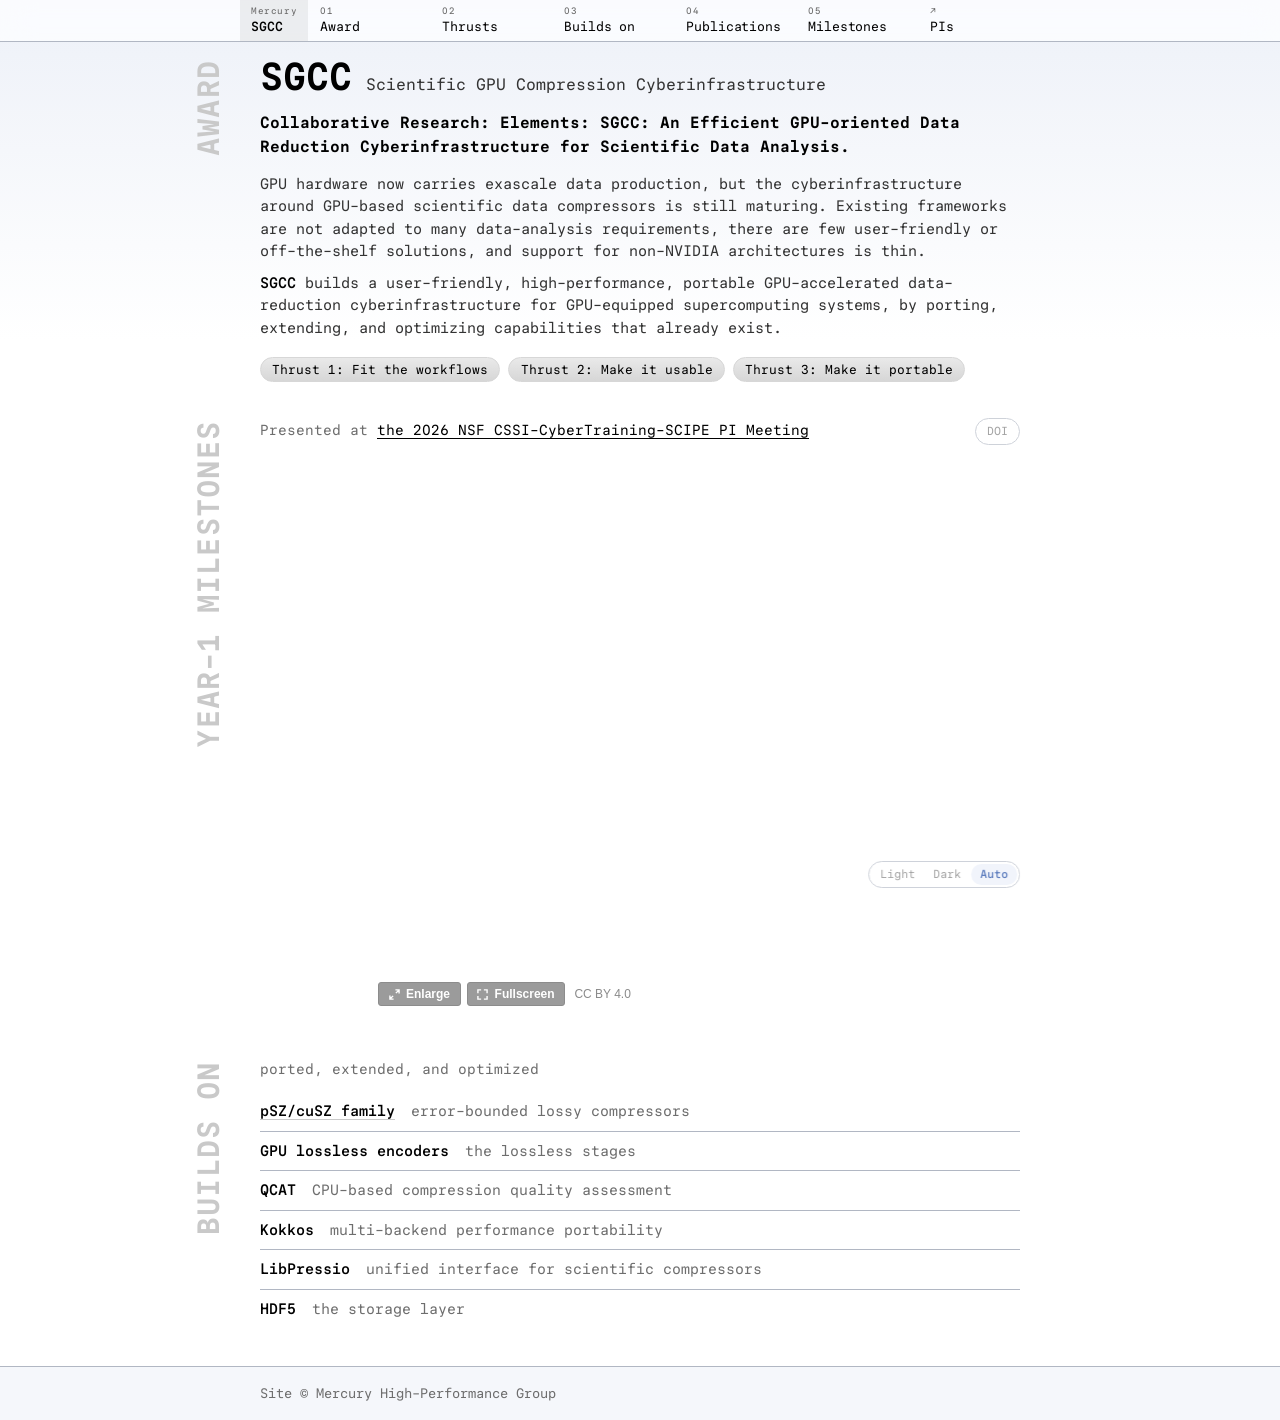
<file: index.html>
<!DOCTYPE html>
<html lang="en">

<head>
  <meta charset="utf-8">
  <meta name="viewport" content="width=device-width, initial-scale=1">
  <title>SGCC</title>
  <meta name="description"
    content="SGCC: Scientific GPU Compression Cyberinfrastructure, an NSF CSSI Elements project for portable GPU-accelerated data reduction.">
  <meta name="color-scheme" content="light dark">
  <meta name="theme-color" content="#003399">
  <link rel="canonical" href="https://mercury-hpg.github.io/SGCC-site/">
  <link rel="preconnect" href="https://widgets.figshare.com">
  <link rel="stylesheet" href="assets/style.css">
  <script>
    // Applied before first paint so a forced theme never flashes the other one.
    try { const t = localStorage.getItem('theme'); if (t === 'light' || t === 'dark') document.documentElement.dataset.theme = t } catch (e) { }
  </script>
  <meta property="og:type" content="website">
  <meta property="og:title" content="SGCC">
  <meta property="og:description"
    content="SGCC: Scientific GPU Compression Cyberinfrastructure, an NSF CSSI Elements project for portable GPU-accelerated data reduction.">
</head>

<body>

  <a class="skip" href="#main">Skip to content</a>

  <header class="site-header">
    <nav aria-label="Primary">
      <ul class="banner">
        <li class="brand-cell">
          <a href="index.html" aria-current="page">
            <span class="idx">Mercury</span>
            <span class="label">SGCC</span>
          </a>
        </li>
        <li><a href="#award"><span class="idx">01</span><span class="label">Award</span></a></li>
        <li><a href="#thrusts"><span class="idx">02</span><span class="label">Thrusts</span></a></li>
        <li><a href="#parts"><span class="idx">03</span><span class="label">Builds on</span></a></li>
        <li><a href="publications.html"><span class="idx">04</span><span class="label">Publications</span></a></li>
        <li><a href="milestones.html"><span class="idx">05</span><span class="label">Milestones</span></a></li>
        <li><a class="ext" href="https://mercury-hpg.github.io/"><span class="idx"></span><span class="label">PIs</span></a></li>
      </ul>
    </nav>
  </header>

  <main id="main">

    <section class="section award-section" id="award">
      <div class="section-head tab">
        <h2>Award</h2>
      </div>
      <div class="wrap">
        <div class="hero-id">
          <h1>SGCC</h1>
          <p class="role">Scientific GPU Compression Cyberinfrastructure</p>
        </div>
        <div class="award-hover" tabindex="0">
          <p class="award-line"><em class="award-title">Collaborative Research: Elements: SGCC: An Efficient GPU-oriented Data Reduction
              Cyberinfrastructure for Scientific Data Analysis.</em></p>
          <div class="award-tip">
            <p>Funded by NSF Office of Advanced Cyberinfrastructure ($600K in total), this collaborative project
            is carried out across three institutions.</p>
            <ul class="people">
          <li>
            <p class="person"><span class="person-name"><a
                  href="https://www.nsf.gov/awardsearch/showAward?AWD_ID=2514034">#2514034</a> &middot; University of
                Houston</span>
              <span class="person-role"><a href="https://chengmingzh8.github.io/">Chengming Zhang</a> &middot; <span
                  class="num">$179,988</span></span>
            </p>
          </li>
          <li>
            <p class="person"><span class="person-name"><a
                  href="https://www.nsf.gov/awardsearch/showAward?AWD_ID=2514036">#2514036</a> &middot; University of
                Chicago</span>
              <span class="person-role"><a href="https://web.cels.anl.gov/~sdi/">Sheng Di</a> &middot; <span
                  class="num">$240,000</span></span>
            </p>
          </li>
          <li>
            <p class="person"><span class="person-name"><a
                  href="https://www.nsf.gov/awardsearch/showAward?AWD_ID=2609480">#2609480</a> &middot; Oakland
                University</span>
              <span class="person-role"><a href="https://jti.one/">Jiannan Tian</a> &middot; <span
                  class="num">$180,000</span> &middot; (formerly <a
                  href="https://www.nsf.gov/awardsearch/showAward?AWD_ID=2514035">#2514035</a> at the University of
                Kentucky)</span>
            </p>
          </li>
        </ul>
          </div>
        </div>

        <div class="bio">
          <p>GPU hardware now carries exascale data production, but the cyberinfrastructure around
            GPU-based scientific data compressors is still maturing. Existing frameworks are not
            adapted to many data-analysis requirements, there are few user-friendly or
            off-the-shelf solutions, and support for non-NVIDIA architectures is thin.</p>
          <p><strong>SGCC</strong> builds a user-friendly, high-performance, portable
            GPU-accelerated data-reduction cyberinfrastructure for GPU-equipped supercomputing
            systems, by porting, extending, and optimizing capabilities that already exist.</p>
        </div>

        <div class="thrusts" id="thrusts">
          <span class="thrust" data-t="1" tabindex="0"><span class="thrust-pill">Thrust 1: Fit the workflows</span><span
              class="thrust-tip">Efficiency and effectiveness in practical scientific data-analysis workflows, with
              adequate support for diverse data formats and compression-quality targets.</span></span>
          <span class="thrust" data-t="2" tabindex="0"><span class="thrust-pill">Thrust 2: Make it usable</span><span
              class="thrust-tip">High-level language bindings, a command-line interface, and a user interface
              integrated with visualization.</span></span>
          <span class="thrust" data-t="3" tabindex="0"><span class="thrust-pill">Thrust 3: Make it portable</span><span
              class="thrust-tip">State-of-the-art GPU-accelerated compressors running across NVIDIA, AMD, and Intel
              platforms.</span></span>
        </div>
      </div>
    </section>

    <section class="section" id="year1">
      <div class="section-head tab">
        <h2>Year-1 Milestones</h2>
      </div>
      <div class="wrap">
        <p class="tab-hint embed-meta"><span>Presented at <a
              href="https://confmeet.github.io/ccs2026/assignments/#:~:text=Jiannan%20Tian">the 2026 NSF
              CSSI-CyberTraining-SCIPE PI Meeting</a></span><span class="links quiet"><a
              href="https://doi.org/10.6084/m9.figshare.33652858"
              title="doi:10.6084/m9.figshare.33652858">DOI</a></span></p>
        <div class="year1-embed">
          <iframe src="https://widgets.figshare.com/articles/33652858/embed?show_title=0" title="SGCC on Figshare"
            width="760" height="567" allow="fullscreen" allowfullscreen webkitallowfullscreen frameborder="0"></iframe>
          <div class="embed-ph" aria-hidden="true"></div>
          <button type="button" class="embed-hit" aria-label="Enlarge the poster" hidden></button>
          <div class="embed-tools">
            <button type="button" class="embed-fs embed-enlarge" data-enlarge hidden><svg viewBox="0 0 12 12" width="11"
                height="11" aria-hidden="true">
                <path d="M7 1h4v4M5 11H1V7M11 1L7.5 4.5M1 11l3.5-3.5" fill="none" stroke="currentColor"
                  stroke-width="1.5" />
              </svg><span class="cap">Enlarge</span></button>
            <button type="button" class="embed-fs embed-real" data-realfs hidden><svg viewBox="0 0 12 12" width="11"
                height="11" aria-hidden="true">
                <path d="M1 4.5V1h3.5M7.5 1H11v3.5M11 7.5V11H7.5M4.5 11H1V7.5" fill="none" stroke="currentColor"
                  stroke-width="1.5" />
              </svg><span class="cap">Fullscreen</span></button>
            <a class="embed-cc" href="https://creativecommons.org/licenses/by/4.0/" target="_blank"
              rel="license noopener">CC BY 4.0</a>
          </div>
        </div>
      </div>
    </section>

    <section class="section" id="parts">
      <div class="section-head tab">
        <h2>Builds on</h2>
      </div>
      <div class="wrap">
        <p class="tab-hint">ported, extended, and optimized</p>
        <ul class="people">
          <li>
            <p class="person"><span class="person-name"><a href="https://mercury-hpg.github.io/PSZ-site/">pSZ/cuSZ
                  family</a></span> <span class="person-role">error-bounded lossy compressors</span></p>
          </li>
          <li>
            <p class="person"><span class="person-name">GPU lossless encoders</span> <span class="person-role">the
                lossless stages</span></p>
          </li>
          <li>
            <p class="person"><span class="person-name">QCAT</span> <span class="person-role">CPU-based compression
                quality assessment</span></p>
          </li>
          <li>
            <p class="person"><span class="person-name">Kokkos</span> <span class="person-role">multi-backend
                performance portability</span></p>
          </li>
          <li>
            <p class="person"><span class="person-name">LibPressio</span> <span class="person-role">unified interface
                for scientific compressors</span></p>
          </li>
          <li>
            <p class="person"><span class="person-name">HDF5</span> <span class="person-role">the storage layer</span>
            </p>
          </li>
        </ul>
      </div>
    </section>

  </main>

  <footer class="site-footer">
    <div class="wrap">
      <span>Site © Mercury High-Performance Group</span>
    </div>
  </footer>

  <div class="theme-switch quiet" role="group" aria-label="Colour theme">
    <button type="button" data-theme-set="light">Light</button>
    <button type="button" data-theme-set="dark">Dark</button>
    <button type="button" data-theme-set="auto">Auto</button>
  </div>

  <script>
    // light/dark/auto. `auto` removes the attribute and lets the system's own
    // prefers-color-scheme decide, which is why it is the default rather than a
    // third palette.
    (() => {
      const root = document.documentElement
      const btns = [...document.querySelectorAll('[data-theme-set]')]
      const read = () => { try { return localStorage.getItem('theme') || 'auto' } catch (e) { return 'auto' } }
      const apply = (t) => {
        if (t === 'auto') delete root.dataset.theme
        else root.dataset.theme = t
        for (const b of btns) b.setAttribute('aria-pressed', String(b.dataset.themeSet === t))
      }
      apply(read())
      for (const b of btns) b.addEventListener('click', () => {
        const t = b.dataset.themeSet
        try { localStorage.setItem('theme', t) } catch (e) { }
        apply(t)
      })
    })()
  </script>

  <script>
      // Enlarge fills the browser window (the embed goes position: fixed); Fullscreen asks the browser for the real thing.
      (() => {
        const box = document.querySelector('.year1-embed')
        if (!box) return
        const hit = box.querySelector('.embed-hit')
        const enlarge = box.querySelector('[data-enlarge]')
        const real = box.querySelector('[data-realfs]')
        const cap = (b, t) => { const s = b && b.querySelector('.cap'); if (s) s.textContent = t }
        const fsEl = () => document.fullscreenElement || document.webkitFullscreenElement
        const enterFs = box.requestFullscreen || box.webkitRequestFullscreen
        const leaveFs = () => (document.exitFullscreen || document.webkitExitFullscreen).call(document)

        const setEnlarged = (open) => {
          box.classList.toggle('expanded', open)
          document.body.classList.toggle('embed-open', open)
          cap(enlarge, open ? 'Close' : 'Enlarge')
        }
        const toggleEnlarge = () => (fsEl() === box ? leaveFs() : setEnlarged(!box.classList.contains('expanded')))
        const toggleReal = () => {
          if (fsEl() === box) return leaveFs()
          try { Promise.resolve(enterFs.call(box)).catch(() => { }) } catch (e) { }
        }
        const syncFs = () => cap(real, fsEl() === box ? 'Exit' : 'Fullscreen')

        hit.hidden = false
        hit.addEventListener('click', toggleEnlarge)
        enlarge.hidden = false
        enlarge.addEventListener('click', toggleEnlarge)
        if (enterFs && (document.exitFullscreen || document.webkitExitFullscreen)) {
          real.hidden = false
          real.addEventListener('click', toggleReal)
          document.addEventListener('fullscreenchange', syncFs)
          document.addEventListener('webkitfullscreenchange', syncFs)
        }
        document.addEventListener('keydown', (e) => { if (e.key === 'Escape' && box.classList.contains('expanded') && !fsEl()) setEnlarged(false) })
      })()
  </script>

  <script>
      // Each hover lands the side-tab title on a random vivid hue, set on the section.
      (() => {
        for (const h2 of document.querySelectorAll('.section-head.tab h2')) {
          const section = h2.closest('.section')
          if (!section) continue
          section.addEventListener('mouseenter', () => {
            const hue = Math.floor(Math.random() * 360)
            const sat = 60 + Math.random() * 20
            const light = 42 + Math.random() * 16
            section.style.setProperty('--tab-hover-color', `hsl(${hue}deg ${sat.toFixed(0)}% ${light.toFixed(0)}%)`)
          })
        }
      })()
  </script>

  <script>
      // Dissolve the blurred placeholder once the Figshare frame has loaded (plus a beat for the poster inside it to paint).
      (() => {
        const box = document.querySelector('.year1-embed')
        const frame = box && box.querySelector('iframe')
        const ph = box && box.querySelector('.embed-ph')
        if (!frame || !ph) return
        let done = false
        const reveal = () => {
          if (done) return
          done = true
          ph.classList.add('gone')
          setTimeout(() => ph.remove(), 1100)
        }
        frame.addEventListener('load', () => setTimeout(reveal, 900))
        setTimeout(reveal, 15000)
      })()
  </script>

<script src="assets/pis-panel.js" defer></script>

</body>

</html>
</file>
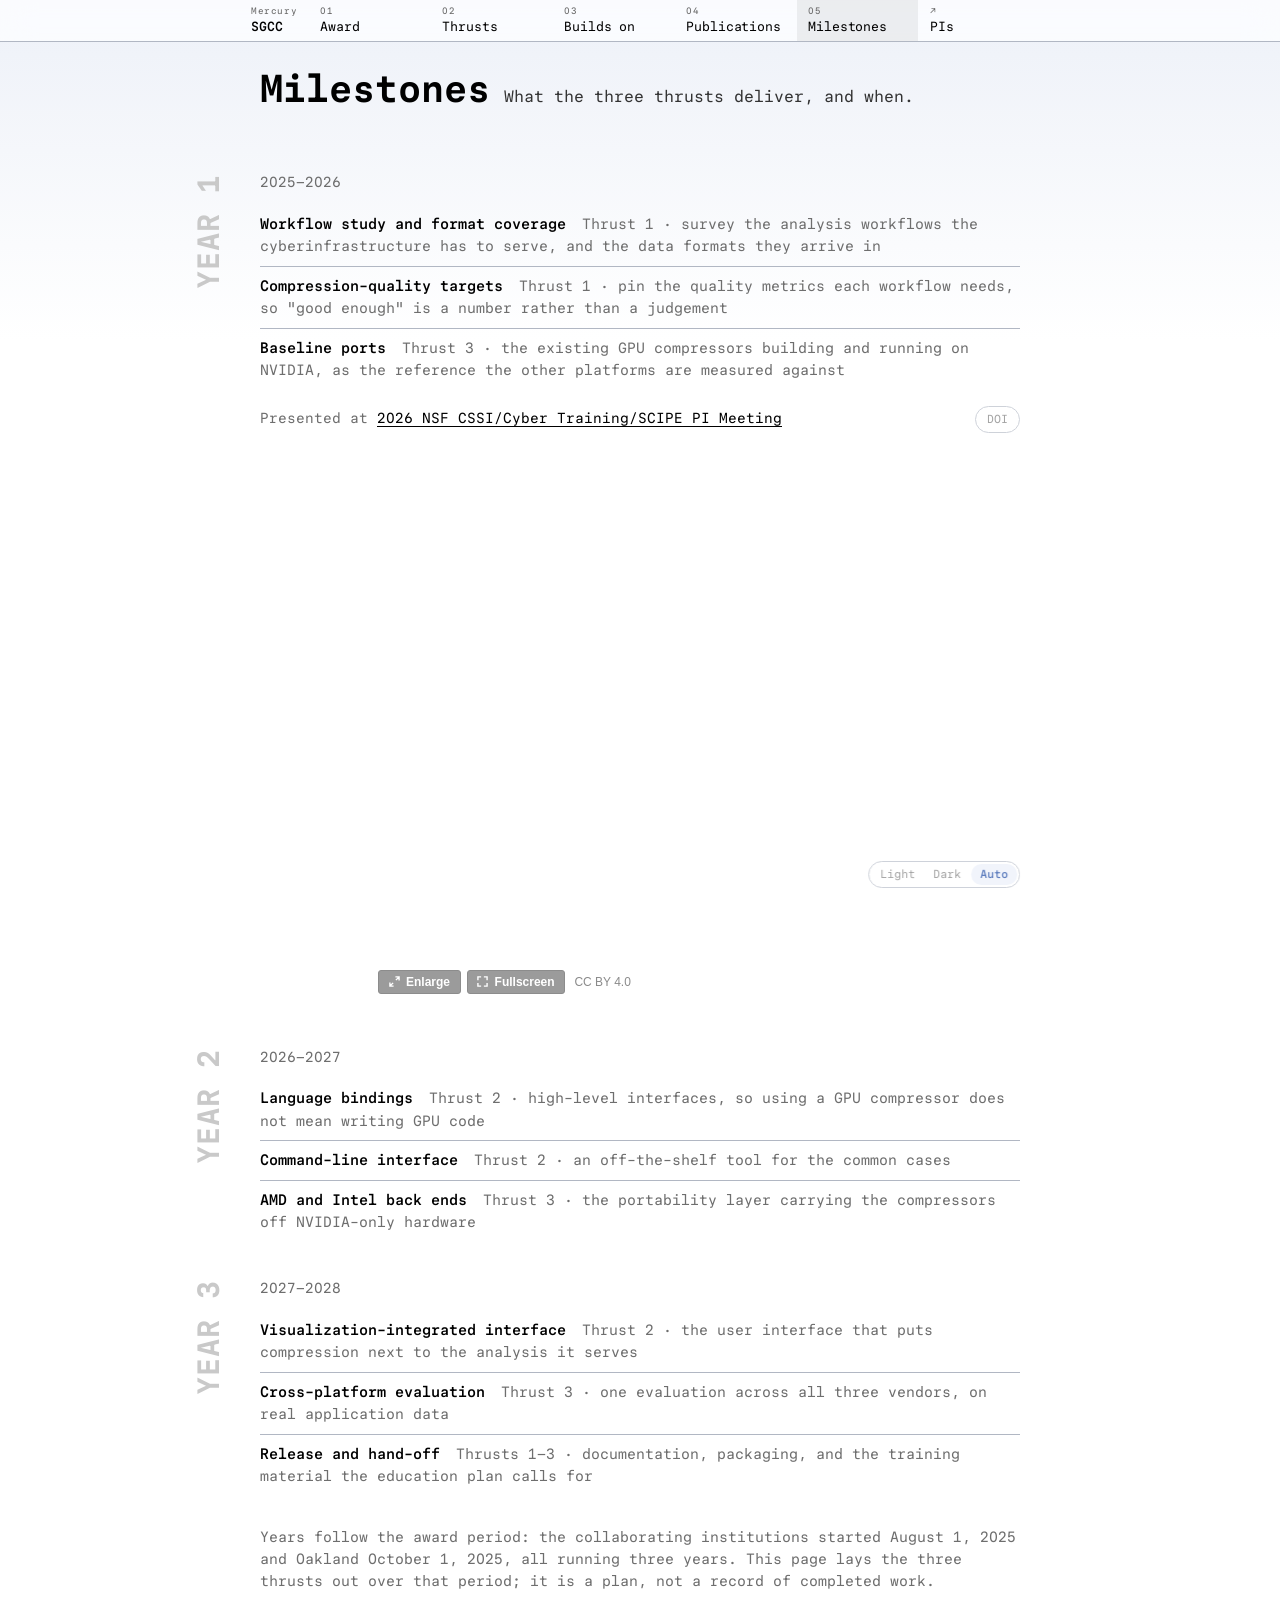
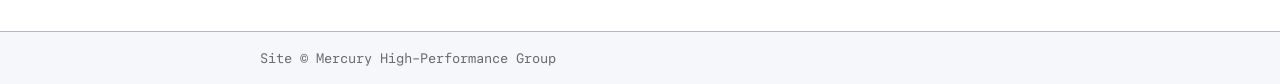
<file: milestones.html>
<!DOCTYPE html>
<html lang="en">

<head>
  <meta charset="utf-8">
  <meta name="viewport" content="width=device-width, initial-scale=1">
  <title>Milestones: SGCC</title>
  <meta name="description"
    content="SGCC: Scientific GPU Compression Cyberinfrastructure, an NSF CSSI Elements project for portable GPU-accelerated data reduction.">
  <meta name="color-scheme" content="light dark">
  <meta name="theme-color" content="#003399">
  <link rel="canonical" href="https://mercury-hpg.github.io/SGCC-site/milestones.html">
  <link rel="preconnect" href="https://widgets.figshare.com">
  <link rel="stylesheet" href="assets/style.css">
  <script>
    // Applied before first paint so a forced theme never flashes the other one.
    try { const t = localStorage.getItem('theme'); if (t === 'light' || t === 'dark') document.documentElement.dataset.theme = t } catch (e) { }
  </script>
  <meta property="og:type" content="website">
  <meta property="og:title" content="Milestones: SGCC">
  <meta property="og:description"
    content="SGCC: Scientific GPU Compression Cyberinfrastructure, an NSF CSSI Elements project for portable GPU-accelerated data reduction.">
</head>

<body>

  <a class="skip" href="#main">Skip to content</a>

  <header class="site-header">
    <nav aria-label="Primary">
      <ul class="banner">
        <li class="brand-cell">
          <a href="index.html">
            <span class="idx">Mercury</span>
            <span class="label">SGCC</span>
          </a>
        </li>
        <li><a href="index.html#award"><span class="idx">01</span><span class="label">Award</span></a></li>
        <li><a href="index.html#thrusts"><span class="idx">02</span><span class="label">Thrusts</span></a></li>
        <li><a href="index.html#parts"><span class="idx">03</span><span class="label">Builds on</span></a></li>
        <li><a href="publications.html"><span class="idx">04</span><span class="label">Publications</span></a></li>
        <li><a href="milestones.html" aria-current="page"><span class="idx">05</span><span class="label">Milestones</span></a></li>
        <li><a class="ext" href="https://mercury-hpg.github.io/"><span class="idx"></span><span class="label">PIs</span></a></li>
      </ul>
    </nav>
  </header>

  <main id="main">

  <section class="hero">
    <div class="wrap">
      <div class="hero-id">
        <h1>Milestones</h1>
        <p class="role">What the three thrusts deliver, and when.</p>
      </div>
    </div>
  </section>

  <section class="section" id="year1">
    <div class="section-head tab"><h2>Year 1</h2></div>
    <div class="wrap">
      <p class="tab-hint">2025–2026</p>
      <ul class="people">
        <li><p class="person"><span class="person-name">Workflow study and format coverage</span>
          <span class="person-role">Thrust 1 · survey the analysis workflows the
          cyberinfrastructure has to serve, and the data formats they arrive in</span></p></li>
        <li><p class="person"><span class="person-name">Compression-quality targets</span>
          <span class="person-role">Thrust 1 · pin the quality metrics each workflow needs, so
          "good enough" is a number rather than a judgement</span></p></li>
        <li><p class="person"><span class="person-name">Baseline ports</span>
          <span class="person-role">Thrust 3 · the existing GPU compressors building and running
          on NVIDIA, as the reference the other platforms are measured against</span></p></li>
      </ul>
      <p class="tab-hint embed-meta doi-after"><span>Presented at <a href="https://confmeet.github.io/ccs2026/assignments/#:~:text=Jiannan%20Tian">2026 NSF CSSI/Cyber Training/SCIPE PI Meeting</a></span><span class="links quiet"><a href="https://doi.org/10.6084/m9.figshare.33652858" title="doi:10.6084/m9.figshare.33652858">DOI</a></span></p>
      <div class="year1-embed">
        <iframe src="https://widgets.figshare.com/articles/33652858/embed?show_title=0" title="SGCC on Figshare"
          width="760" height="567" allow="fullscreen" allowfullscreen webkitallowfullscreen frameborder="0"></iframe>
          <div class="embed-ph" aria-hidden="true"></div>
        <button type="button" class="embed-hit" aria-label="Enlarge the poster" hidden></button>
          <div class="embed-tools">
            <button type="button" class="embed-fs embed-enlarge" data-enlarge hidden><svg viewBox="0 0 12 12" width="11"
                height="11" aria-hidden="true">
                <path d="M7 1h4v4M5 11H1V7M11 1L7.5 4.5M1 11l3.5-3.5" fill="none" stroke="currentColor"
                  stroke-width="1.5" />
              </svg><span class="cap">Enlarge</span></button>
            <button type="button" class="embed-fs embed-real" data-realfs hidden><svg viewBox="0 0 12 12" width="11"
                height="11" aria-hidden="true">
                <path d="M1 4.5V1h3.5M7.5 1H11v3.5M11 7.5V11H7.5M4.5 11H1V7.5" fill="none" stroke="currentColor"
                  stroke-width="1.5" />
              </svg><span class="cap">Fullscreen</span></button>
            <a class="embed-cc" href="https://creativecommons.org/licenses/by/4.0/" target="_blank"
              rel="license noopener">CC BY 4.0</a>
          </div>
      </div>
    </div>
  </section>

  <section class="section" id="year2">
    <div class="section-head tab"><h2>Year 2</h2></div>
    <div class="wrap">
      <p class="tab-hint">2026–2027</p>
      <ul class="people">
        <li><p class="person"><span class="person-name">Language bindings</span>
          <span class="person-role">Thrust 2 · high-level interfaces, so using a GPU compressor
          does not mean writing GPU code</span></p></li>
        <li><p class="person"><span class="person-name">Command-line interface</span>
          <span class="person-role">Thrust 2 · an off-the-shelf tool for the common cases</span></p></li>
        <li><p class="person"><span class="person-name">AMD and Intel back ends</span>
          <span class="person-role">Thrust 3 · the portability layer carrying the compressors off
          NVIDIA-only hardware</span></p></li>
      </ul>
    </div>
  </section>

  <section class="section" id="year3">
    <div class="section-head tab"><h2>Year 3</h2></div>
    <div class="wrap">
      <p class="tab-hint">2027–2028</p>
      <ul class="people">
        <li><p class="person"><span class="person-name">Visualization-integrated interface</span>
          <span class="person-role">Thrust 2 · the user interface that puts compression next to
          the analysis it serves</span></p></li>
        <li><p class="person"><span class="person-name">Cross-platform evaluation</span>
          <span class="person-role">Thrust 3 · one evaluation across all three vendors, on real
          application data</span></p></li>
        <li><p class="person"><span class="person-name">Release and hand-off</span>
          <span class="person-role">Thrusts 1–3 · documentation, packaging, and the training
          material the education plan calls for</span></p></li>
      </ul>
    </div>
  </section>

  <section class="section" id="note">
    <div class="wrap">
      <div class="bio prose">
        <p class="footnote">Years follow the award period: the collaborating institutions started
          August 1, 2025 and Oakland October 1, 2025, all running three years. This page lays the
          three thrusts out over that period; it is a plan, not a record of completed work.</p>
      </div>
    </div>
  </section>

</main>

  <footer class="site-footer">
    <div class="wrap">
      <span>Site © Mercury High-Performance Group</span>
    </div>
  </footer>

  <div class="theme-switch quiet" role="group" aria-label="Colour theme">
    <button type="button" data-theme-set="light">Light</button>
    <button type="button" data-theme-set="dark">Dark</button>
    <button type="button" data-theme-set="auto">Auto</button>
  </div>

  <script>
    // light/dark/auto. `auto` removes the attribute and lets the system's own
    // prefers-color-scheme decide, which is why it is the default rather than a
    // third palette.
    (() => {
      const root = document.documentElement
      const btns = [...document.querySelectorAll('[data-theme-set]')]
      const read = () => { try { return localStorage.getItem('theme') || 'auto' } catch (e) { return 'auto' } }
      const apply = (t) => {
        if (t === 'auto') delete root.dataset.theme
        else root.dataset.theme = t
        for (const b of btns) b.setAttribute('aria-pressed', String(b.dataset.themeSet === t))
      }
      apply(read())
      for (const b of btns) b.addEventListener('click', () => {
        const t = b.dataset.themeSet
        try { localStorage.setItem('theme', t) } catch (e) { }
        apply(t)
      })
    })()
  </script>

  <script>
    // Each hover lands the side-tab title on a random vivid hue, set on the section.
    (() => {
      for (const h2 of document.querySelectorAll('.section-head.tab h2')) {
        const section = h2.closest('.section')
        if (!section) continue
        section.addEventListener('mouseenter', () => {
          const hue = Math.floor(Math.random() * 360)
          const sat = 60 + Math.random() * 20
          const light = 42 + Math.random() * 16
          section.style.setProperty('--tab-hover-color', `hsl(${hue}deg ${sat.toFixed(0)}% ${light.toFixed(0)}%)`)
        })
      }
    })()
  </script>

  <script>
    // Enlarge fills the browser window (the embed goes position: fixed); Fullscreen asks the browser for the real thing.
    (() => {
      const box = document.querySelector('.year1-embed')
      if (!box) return
      const hit = box.querySelector('.embed-hit')
      const enlarge = box.querySelector('[data-enlarge]')
      const real = box.querySelector('[data-realfs]')
      const cap = (b, t) => { const s = b && b.querySelector('.cap'); if (s) s.textContent = t }
      const fsEl = () => document.fullscreenElement || document.webkitFullscreenElement
      const enterFs = box.requestFullscreen || box.webkitRequestFullscreen
      const leaveFs = () => (document.exitFullscreen || document.webkitExitFullscreen).call(document)

      const setEnlarged = (open) => {
        box.classList.toggle('expanded', open)
        document.body.classList.toggle('embed-open', open)
        cap(enlarge, open ? 'Close' : 'Enlarge')
      }
      const toggleEnlarge = () => (fsEl() === box ? leaveFs() : setEnlarged(!box.classList.contains('expanded')))
      const toggleReal = () => {
        if (fsEl() === box) return leaveFs()
        try { Promise.resolve(enterFs.call(box)).catch(() => { }) } catch (e) { }
      }
      const syncFs = () => cap(real, fsEl() === box ? 'Exit' : 'Fullscreen')

      hit.hidden = false
      hit.addEventListener('click', toggleEnlarge)
      enlarge.hidden = false
      enlarge.addEventListener('click', toggleEnlarge)
      if (enterFs && (document.exitFullscreen || document.webkitExitFullscreen)) {
        real.hidden = false
        real.addEventListener('click', toggleReal)
        document.addEventListener('fullscreenchange', syncFs)
        document.addEventListener('webkitfullscreenchange', syncFs)
      }
      document.addEventListener('keydown', (e) => { if (e.key === 'Escape' && box.classList.contains('expanded') && !fsEl()) setEnlarged(false) })
    })()
  </script>

  <script>
    // Dissolve the blurred placeholder once the Figshare frame has loaded (plus a beat for the poster inside it to paint).
    (() => {
      const box = document.querySelector('.year1-embed')
      const frame = box && box.querySelector('iframe')
      const ph = box && box.querySelector('.embed-ph')
      if (!frame || !ph) return
      let done = false
      const reveal = () => {
        if (done) return
        done = true
        ph.classList.add('gone')
        setTimeout(() => ph.remove(), 1100)
      }
      frame.addEventListener('load', () => setTimeout(reveal, 900))
      setTimeout(reveal, 15000)
    })()
  </script>

<script src="assets/pis-panel.js" defer></script>

</body>

</html>
</file>
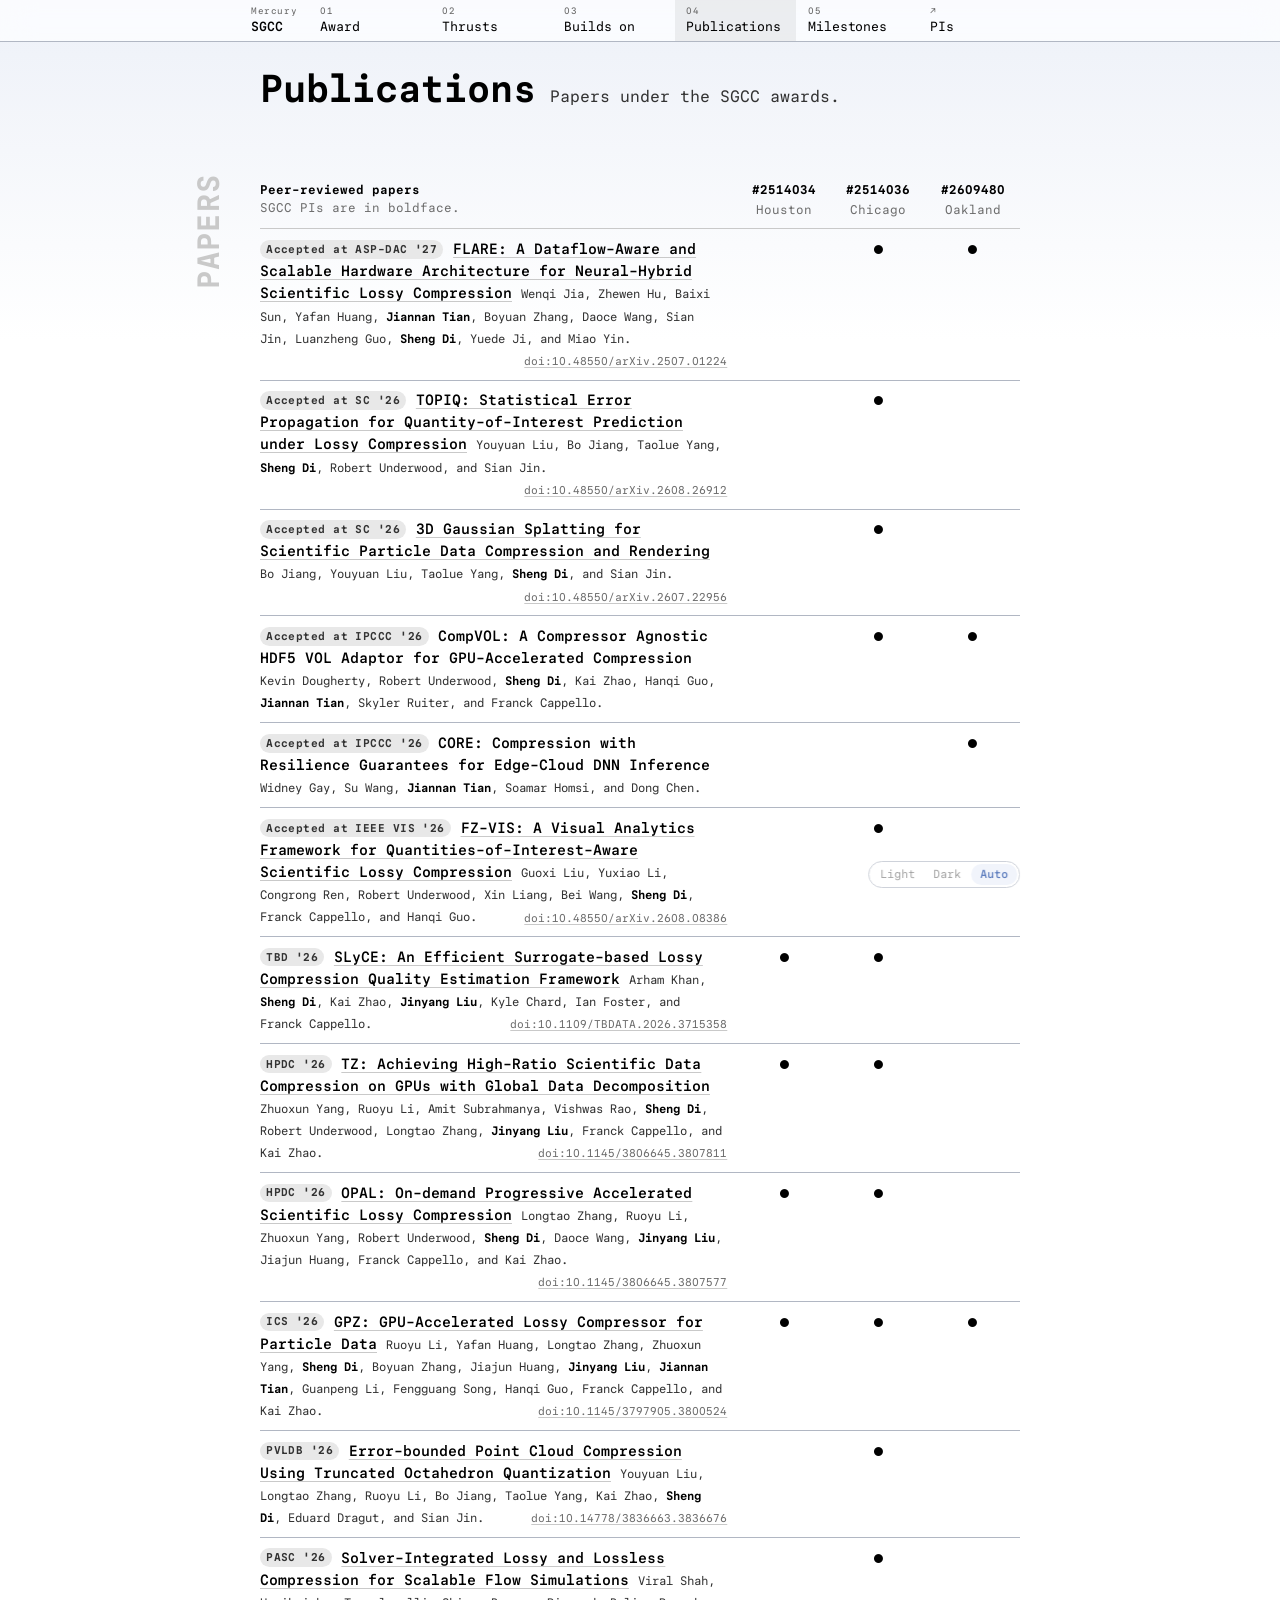
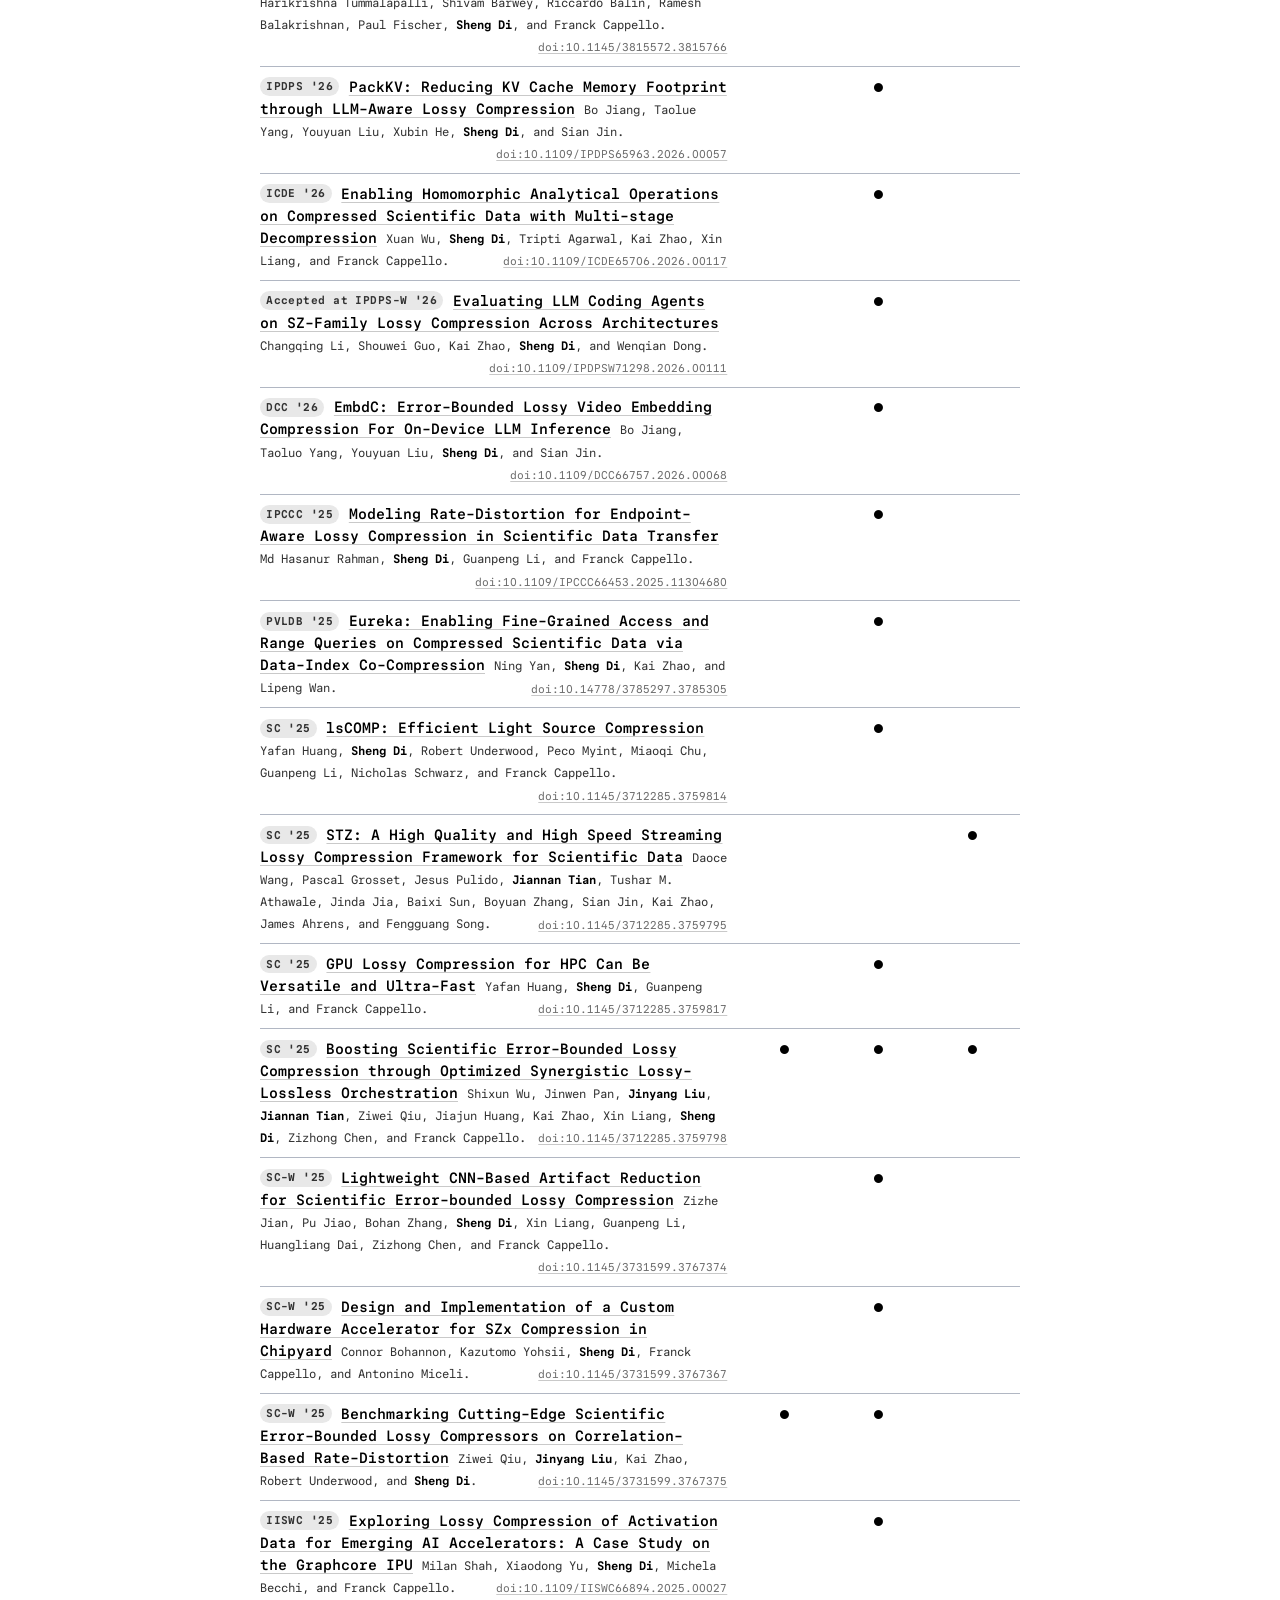
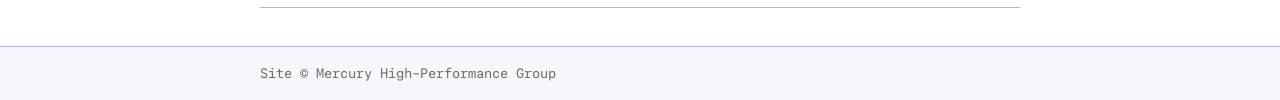
<file: publications.html>
<!DOCTYPE html>
<html lang="en">

<head>
  <meta charset="utf-8">
  <meta name="viewport" content="width=device-width, initial-scale=1">
  <title>Publications: SGCC</title>
  <meta name="description"
    content="SGCC: Scientific GPU Compression Cyberinfrastructure, an NSF CSSI Elements project for portable GPU-accelerated data reduction.">
  <meta name="color-scheme" content="light dark">
  <meta name="theme-color" content="#003399">
  <link rel="canonical" href="https://mercury-hpg.github.io/SGCC-site/publications.html">
  <link rel="stylesheet" href="assets/style.css">
  <script>
    // Applied before first paint so a forced theme never flashes the other one.
    try { const t = localStorage.getItem('theme'); if (t === 'light' || t === 'dark') document.documentElement.dataset.theme = t } catch (e) { }
  </script>
  <meta property="og:type" content="website">
  <meta property="og:title" content="Publications: SGCC">
  <meta property="og:description"
    content="SGCC: Scientific GPU Compression Cyberinfrastructure, an NSF CSSI Elements project for portable GPU-accelerated data reduction.">
</head>

<body>

  <a class="skip" href="#main">Skip to content</a>

  <header class="site-header">
    <nav aria-label="Primary">
      <ul class="banner">
        <li class="brand-cell">
          <a href="index.html">
            <span class="idx">Mercury</span>
            <span class="label">SGCC</span>
          </a>
        </li>
        <li><a href="index.html#award"><span class="idx">01</span><span class="label">Award</span></a></li>
        <li><a href="index.html#thrusts"><span class="idx">02</span><span class="label">Thrusts</span></a></li>
        <li><a href="index.html#parts"><span class="idx">03</span><span class="label">Builds on</span></a></li>
        <li><a href="publications.html" aria-current="page"><span class="idx">04</span><span class="label">Publications</span></a></li>
        <li><a href="milestones.html"><span class="idx">05</span><span class="label">Milestones</span></a></li>
        <li><a class="ext" href="https://mercury-hpg.github.io/"><span class="idx"></span><span class="label">PIs</span></a></li>
      </ul>
    </nav>
  </header>

  <main id="main">

  <section class="hero">
    <div class="wrap">
      <div class="hero-id">
        <h1>Publications</h1>
        <p class="role">Papers under the SGCC awards.</p>
      </div>
    </div>
  </section>

  <section class="section" id="papers">
    <div class="section-head tab"><h2>Papers</h2></div>
    <div class="wrap">
      <div class="table-wrap">
          <table class="pubtable">
            <thead>
              <tr>
                <th scope="col">Peer-reviewed papers<span class="inst">SGCC PIs are in boldface.</span></th>
                <th scope="col"><button type="button" class="award-filter" aria-pressed="false" data-col="0">#2514034</button><span
                    class="inst">Houston</span></th>
                <th scope="col"><button type="button" class="award-filter" aria-pressed="false" data-col="1">#2514036</button><span
                    class="inst">Chicago</span></th>
                <th scope="col"><span class="tip" tabindex="0" data-tip="Formerly #2514035 at the University of Kentucky"><button type="button" class="award-filter" aria-pressed="false" data-col="2">#2609480</button></span><span
                    class="inst">Oakland</span></th>
              </tr>
            </thead>
            <tbody>
              <tr>
                <td class="paper"><span class="chip">Accepted at ASP-DAC &#x27;27</span><span class="pub-title"><a
                      href="https://doi.org/10.48550/arXiv.2507.01224">FLARE: A Dataflow-Aware and Scalable Hardware Architecture
                      for Neural-Hybrid Scientific Lossy Compression</a></span> <span class="authors">Wenqi Jia, Zhewen
                    Hu, Baixi Sun, Yafan Huang, <span class="pi">Jiannan Tian</span>, Boyuan Zhang, Daoce Wang, Sian
                    Jin, Luanzheng Guo, <span class="pi">Sheng Di</span>, Yuede Ji, and Miao Yin.</span> <span class="doi"><a href="https://doi.org/10.48550/arXiv.2507.01224">doi:10.48550/arXiv.2507.01224</a></span></td>
                <td class="mark"></td>
                <td class="mark">&#9679;</td>
                <td class="mark">&#9679;</td>
              </tr>
              <tr>
                <td class="paper"><span class="chip">Accepted at SC &#x27;26</span><span class="pub-title"><a
                      href="https://doi.org/10.48550/arXiv.2608.26912">TOPIQ: Statistical Error Propagation for
                      Quantity-of-Interest Prediction under Lossy Compression</a></span> <span class="authors">Youyuan
                    Liu, Bo Jiang, Taolue Yang, <span class="pi">Sheng Di</span>, Robert Underwood, and Sian Jin.</span> <span class="doi"><a href="https://doi.org/10.48550/arXiv.2608.26912">doi:10.48550/arXiv.2608.26912</a></span>
                </td>
                <td class="mark"></td>
                <td class="mark">&#9679;</td>
                <td class="mark"></td>
              </tr>
              <tr>
                <td class="paper"><span class="chip">Accepted at SC &#x27;26</span><span class="pub-title"><a
                      href="https://doi.org/10.48550/arXiv.2607.22956">3D Gaussian Splatting for Scientific Particle Data
                      Compression and Rendering</a></span> <span class="authors">Bo Jiang, Youyuan Liu, Taolue Yang,
                    <span class="pi">Sheng Di</span>, and Sian Jin.</span> <span class="doi"><a href="https://doi.org/10.48550/arXiv.2607.22956">doi:10.48550/arXiv.2607.22956</a></span></td>
                <td class="mark"></td>
                <td class="mark">&#9679;</td>
                <td class="mark"></td>
              </tr>
              <tr>
                <td class="paper"><span class="chip">Accepted at IPCCC &#x27;26</span><span class="pub-title">CompVOL: A
                    Compressor Agnostic HDF5 VOL Adaptor for GPU-Accelerated Compression</span> <span
                    class="authors">Kevin Dougherty, Robert Underwood, <span class="pi">Sheng Di</span>, Kai Zhao,
                    Hanqi Guo, <span class="pi">Jiannan Tian</span>, Skyler Ruiter, and Franck Cappello.</span></td>
                <td class="mark"></td>
                <td class="mark">&#9679;</td>
                <td class="mark">&#9679;</td>
              </tr>
              <tr>
                <td class="paper"><span class="chip">Accepted at IPCCC &#x27;26</span><span class="pub-title">CORE: Compression with Resilience
                    Guarantees for Edge-Cloud DNN Inference</span> <span class="authors">Widney Gay, Su Wang, <span
                      class="pi">Jiannan Tian</span>, Soamar Homsi, and Dong Chen.</span></td>
                <td class="mark"></td>
                <td class="mark"></td>
                <td class="mark">&#9679;</td>
              </tr>
              <tr>
                <td class="paper"><span class="chip">Accepted at IEEE VIS '26</span><span class="pub-title"><a
                      href="https://doi.org/10.48550/arXiv.2608.08386">FZ-VIS: A Visual Analytics Framework for
                      Quantities-of-Interest-Aware Scientific Lossy Compression</a></span> <span class="authors">Guoxi
                    Liu, Yuxiao Li, Congrong Ren, Robert Underwood, Xin Liang, Bei Wang, <span class="pi">Sheng
                      Di</span>, Franck Cappello, and Hanqi Guo.</span> <span class="doi"><a href="https://doi.org/10.48550/arXiv.2608.08386">doi:10.48550/arXiv.2608.08386</a></span></td>
                <td class="mark"></td>
                <td class="mark">&#9679;</td>
                <td class="mark"></td>
              </tr>
              <tr>
                <td class="paper"><span class="chip">TBD &#x27;26</span><span class="pub-title"><a
                      href="https://doi.org/10.1109/TBDATA.2026.3715358">SLyCE: An Efficient Surrogate-based Lossy
                      Compression Quality Estimation Framework</a></span> <span class="authors">Arham Khan, <span
                      class="pi">Sheng Di</span>, Kai Zhao, <span class="pi">Jinyang Liu</span>, Kyle Chard, Ian Foster, and Franck
                    Cappello.</span> <span class="doi"><a href="https://doi.org/10.1109/TBDATA.2026.3715358">doi:10.1109/TBDATA.2026.3715358</a></span></td>
                <td class="mark">&#9679;</td>
                <td class="mark">&#9679;</td>
                <td class="mark"></td>
              </tr>
              <tr>
                <td class="paper"><span class="chip">HPDC &#x27;26</span><span class="pub-title"><a
                      href="https://doi.org/10.1145/3806645.3807811">TZ: Achieving High-Ratio
                    Scientific Data Compression on GPUs with Global Data Decomposition</a></span> <span
                    class="authors">Zhuoxun Yang, Ruoyu Li, Amit Subrahmanya, Vishwas Rao, <span class="pi">Sheng
                      Di</span>, Robert Underwood, Longtao Zhang, <span class="pi">Jinyang Liu</span>, Franck Cappello, and Kai Zhao.</span> <span class="doi"><a href="https://doi.org/10.1145/3806645.3807811">doi:10.1145/3806645.3807811</a></span>
                </td>
                <td class="mark">&#9679;</td>
                <td class="mark">&#9679;</td>
                <td class="mark"></td>
              </tr>
              <tr>
                <td class="paper"><span class="chip">HPDC &#x27;26</span><span class="pub-title"><a href="https://doi.org/10.1145/3806645.3807577">OPAL: On-demand Progressive
                    Accelerated Scientific Lossy Compression</a></span> <span class="authors">Longtao Zhang, Ruoyu Li,
                    Zhuoxun Yang, Robert Underwood, <span class="pi">Sheng Di</span>, Daoce Wang, <span class="pi">Jinyang Liu</span>, Jiajun
                    Huang, Franck Cappello, and Kai Zhao.</span> <span class="doi"><a href="https://doi.org/10.1145/3806645.3807577">doi:10.1145/3806645.3807577</a></span></td>
                <td class="mark">&#9679;</td>
                <td class="mark">&#9679;</td>
                <td class="mark"></td>
              </tr>
              <tr>
                <td class="paper"><span class="chip">ICS &#x27;26</span><span class="pub-title"><a
                      href="https://doi.org/10.1145/3797905.3800524">GPZ: GPU-Accelerated Lossy Compressor for Particle Data</a></span> <span
                    class="authors">Ruoyu Li, Yafan Huang, Longtao Zhang, Zhuoxun Yang, <span class="pi">Sheng Di</span>,
                    Boyuan Zhang, Jiajun Huang, <span class="pi">Jinyang Liu</span>, <span class="pi">Jiannan Tian</span>, Guanpeng Li,
                    Fengguang Song, Hanqi Guo, Franck Cappello, and Kai Zhao.</span> <span class="doi"><a
                      href="https://doi.org/10.1145/3797905.3800524">doi:10.1145/3797905.3800524</a></span></td>
                <td class="mark">&#9679;</td>
                <td class="mark">&#9679;</td>
                <td class="mark">&#9679;</td>
              </tr>
              <tr>
                <td class="paper"><span class="chip">PVLDB &#x27;26</span><span class="pub-title"><a
                      href="https://doi.org/10.14778/3836663.3836676">Error-bounded Point Cloud Compression Using Truncated
                      Octahedron Quantization</a></span> <span class="authors">Youyuan Liu, Longtao Zhang, Ruoyu Li, Bo
                    Jiang, Taolue Yang, Kai Zhao, <span class="pi">Sheng Di</span>, Eduard Dragut, and Sian Jin.</span> <span class="doi"><a href="https://doi.org/10.14778/3836663.3836676">doi:10.14778/3836663.3836676</a></span>
                </td>
                <td class="mark"></td>
                <td class="mark">&#9679;</td>
                <td class="mark"></td>
              </tr>
              <tr>
                <td class="paper"><span class="chip">PASC &#x27;26</span><span class="pub-title"><a
                      href="https://doi.org/10.1145/3815572.3815766">Solver-Integrated Lossy and
                    Lossless Compression for Scalable Flow Simulations</a></span> <span class="authors">Viral Shah,
                    Harikrishna Tummalapalli, Shivam Barwey, Riccardo Balin, Ramesh Balakrishnan, Paul Fischer, <span
                      class="pi">Sheng Di</span>, and Franck Cappello.</span> <span class="doi"><a href="https://doi.org/10.1145/3815572.3815766">doi:10.1145/3815572.3815766</a></span></td>
                <td class="mark"></td>
                <td class="mark">&#9679;</td>
                <td class="mark"></td>
              </tr>
              <tr>
                <td class="paper"><span class="chip">IPDPS &#x27;26</span><span class="pub-title"><a href="https://doi.org/10.1109/IPDPS65963.2026.00057">PackKV: Reducing KV Cache Memory
                    Footprint through LLM-Aware Lossy Compression</a></span> <span class="authors">Bo Jiang, Taolue Yang,
                    Youyuan Liu, Xubin He, <span class="pi">Sheng Di</span>, and Sian Jin.</span> <span class="doi"><a href="https://doi.org/10.1109/IPDPS65963.2026.00057">doi:10.1109/IPDPS65963.2026.00057</a></span></td>
                <td class="mark"></td>
                <td class="mark">&#9679;</td>
                <td class="mark"></td>
              </tr>
              <tr>
                <td class="paper"><span class="chip">ICDE &#x27;26</span><span class="pub-title"><a
                      href="https://doi.org/10.1109/ICDE65706.2026.00117">Enabling Homomorphic Analytical Operations on Compressed
                      Scientific Data with Multi-stage Decompression</a></span> <span class="authors">Xuan Wu, <span
                      class="pi">Sheng Di</span>, Tripti Agarwal, Kai Zhao, Xin Liang, and Franck Cappello.</span> <span class="doi"><a href="https://doi.org/10.1109/ICDE65706.2026.00117">doi:10.1109/ICDE65706.2026.00117</a></span></td>
                <td class="mark"></td>
                <td class="mark">&#9679;</td>
                <td class="mark"></td>
              </tr>
              <tr>
                <td class="paper"><span class="chip">Accepted at IPDPS-W &#x27;26</span><span
                    class="pub-title"><a href="https://doi.org/10.1109/IPDPSW71298.2026.00111">Evaluating LLM Coding Agents on
                      SZ-Family Lossy
                      Compression Across Architectures</a></span> <span class="authors">Changqing Li, Shouwei Guo, Kai
                    Zhao, <span class="pi">Sheng Di</span>, and Wenqian Dong.</span> <span class="doi"><a href="https://doi.org/10.1109/IPDPSW71298.2026.00111">doi:10.1109/IPDPSW71298.2026.00111</a></span></td>
                <td class="mark"></td>
                <td class="mark">&#9679;</td>
                <td class="mark"></td>
              </tr>
              <tr>
                <td class="paper"><span class="chip">DCC &#x27;26</span><span class="pub-title"><a
                      href="https://doi.org/10.1109/DCC66757.2026.00068">EmbdC: Error-Bounded Lossy Video
                      Embedding Compression For On-Device LLM Inference</a></span> <span class="authors">Bo Jiang, Taoluo
                    Yang, Youyuan Liu, <span class="pi">Sheng Di</span>, and Sian Jin.</span> <span class="doi"><a href="https://doi.org/10.1109/DCC66757.2026.00068">doi:10.1109/DCC66757.2026.00068</a></span></td>
                <td class="mark"></td>
                <td class="mark">&#9679;</td>
                <td class="mark"></td>
              </tr>
              <tr>
                <td class="paper"><span class="chip">IPCCC &#x27;25</span><span class="pub-title"><a
                      href="https://doi.org/10.1109/IPCCC66453.2025.11304680">Modeling Rate-Distortion for
                      Endpoint-Aware Lossy Compression in Scientific Data Transfer</a></span> <span class="authors">Md
                    Hasanur Rahman, <span class="pi">Sheng Di</span>, Guanpeng Li, and Franck Cappello.</span> <span class="doi"><a href="https://doi.org/10.1109/IPCCC66453.2025.11304680">doi:10.1109/IPCCC66453.2025.11304680</a></span></td>
                <td class="mark"></td>
                <td class="mark">&#9679;</td>
                <td class="mark"></td>
              </tr>
              <tr>
                <td class="paper"><span class="chip">PVLDB &#x27;25</span><span class="pub-title"><a
                      href="https://doi.org/10.14778/3785297.3785305">Eureka: Enabling Fine-Grained Access and Range
                      Queries on Compressed Scientific Data via Data-Index Co-Compression</a></span> <span
                    class="authors">Ning Yan, <span class="pi">Sheng Di</span>, Kai Zhao, and Lipeng Wan.</span> <span class="doi"><a href="https://doi.org/10.14778/3785297.3785305">doi:10.14778/3785297.3785305</a></span></td>
                <td class="mark"></td>
                <td class="mark">&#9679;</td>
                <td class="mark"></td>
              </tr>
              <tr>
                <td class="paper"><span class="chip">SC &#x27;25</span><span class="pub-title"><a
                      href="https://doi.org/10.1145/3712285.3759814">lsCOMP: Efficient Light Source
                      Compression</a></span> <span class="authors">Yafan Huang, <span class="pi">Sheng Di</span>, Robert
                    Underwood, Peco Myint, Miaoqi Chu, Guanpeng Li, Nicholas Schwarz, and Franck Cappello.</span> <span class="doi"><a href="https://doi.org/10.1145/3712285.3759814">doi:10.1145/3712285.3759814</a></span></td>
                <td class="mark"></td>
                <td class="mark">&#9679;</td>
                <td class="mark"></td>
              </tr>
              <tr>
                <td class="paper"><span class="chip">SC &#x27;25</span><span class="pub-title"><a
                      href="https://doi.org/10.1145/3712285.3759795">STZ: A High Quality and High Speed Streaming Lossy
                      Compression Framework for Scientific Data</a></span> <span class="authors">Daoce Wang, Pascal
                    Grosset, Jesus Pulido, <span class="pi">Jiannan Tian</span>, Tushar M. Athawale, Jinda Jia, Baixi
                    Sun, Boyuan Zhang, Sian Jin, Kai Zhao, James Ahrens, and Fengguang Song.</span> <span class="doi"><a href="https://doi.org/10.1145/3712285.3759795">doi:10.1145/3712285.3759795</a></span></td>
                <td class="mark"></td>
                <td class="mark"></td>
                <td class="mark">&#9679;</td>
              </tr>
              <tr>
                <td class="paper"><span class="chip">SC &#x27;25</span><span class="pub-title"><a
                      href="https://doi.org/10.1145/3712285.3759817">GPU Lossy Compression for HPC Can Be Versatile and
                      Ultra-Fast</a></span> <span class="authors">Yafan Huang, <span class="pi">Sheng Di</span>,
                    Guanpeng Li, and Franck Cappello.</span> <span class="doi"><a href="https://doi.org/10.1145/3712285.3759817">doi:10.1145/3712285.3759817</a></span></td>
                <td class="mark"></td>
                <td class="mark">&#9679;</td>
                <td class="mark"></td>
              </tr>
              <tr>
                <td class="paper"><span class="chip">SC &#x27;25</span><span class="pub-title"><a
                      href="https://doi.org/10.1145/3712285.3759798">Boosting Scientific Error-Bounded Lossy Compression
                      through Optimized Synergistic Lossy-Lossless Orchestration</a></span> <span class="authors">Shixun
                    Wu, Jinwen Pan, <span class="pi">Jinyang Liu</span>, <span class="pi">Jiannan Tian</span>, Ziwei Qiu, Jiajun Huang, Kai
                    Zhao, Xin Liang, <span class="pi">Sheng Di</span>, Zizhong Chen, and Franck Cappello.</span> <span class="doi"><a href="https://doi.org/10.1145/3712285.3759798">doi:10.1145/3712285.3759798</a></span></td>
                <td class="mark">&#9679;</td>
                <td class="mark">&#9679;</td>
                <td class="mark">&#9679;</td>
              </tr>
              <tr>
                <td class="paper"><span class="chip">SC-W &#x27;25</span><span class="pub-title"><a
                      href="https://doi.org/10.1145/3731599.3767374">Lightweight CNN-Based Artifact Reduction for
                      Scientific Error-bounded Lossy Compression</a></span> <span class="authors">Zizhe Jian, Pu Jiao,
                    Bohan Zhang, <span class="pi">Sheng Di</span>, Xin Liang, Guanpeng Li, Huangliang Dai, Zizhong Chen,
                    and Franck Cappello.</span> <span class="doi"><a href="https://doi.org/10.1145/3731599.3767374">doi:10.1145/3731599.3767374</a></span></td>
                <td class="mark"></td>
                <td class="mark">&#9679;</td>
                <td class="mark"></td>
              </tr>
              <tr>
                <td class="paper"><span class="chip">SC-W &#x27;25</span><span class="pub-title"><a
                      href="https://doi.org/10.1145/3731599.3767367">Design and Implementation of a Custom Hardware
                      Accelerator for SZx Compression in Chipyard</a></span> <span class="authors">Connor Bohannon,
                    Kazutomo Yohsii, <span class="pi">Sheng Di</span>, Franck Cappello, and Antonino Miceli.</span> <span class="doi"><a href="https://doi.org/10.1145/3731599.3767367">doi:10.1145/3731599.3767367</a></span></td>
                <td class="mark"></td>
                <td class="mark">&#9679;</td>
                <td class="mark"></td>
              </tr>
              <tr>
                <td class="paper"><span class="chip">SC-W &#x27;25</span><span class="pub-title"><a
                      href="https://doi.org/10.1145/3731599.3767375">Benchmarking Cutting-Edge Scientific Error-Bounded
                      Lossy Compressors on Correlation-Based Rate-Distortion</a></span> <span class="authors">Ziwei Qiu,
                    <span class="pi">Jinyang Liu</span>, Kai Zhao, Robert Underwood, and <span class="pi">Sheng Di</span>.</span> <span class="doi"><a href="https://doi.org/10.1145/3731599.3767375">doi:10.1145/3731599.3767375</a></span></td>
                <td class="mark">&#9679;</td>
                <td class="mark">&#9679;</td>
                <td class="mark"></td>
              </tr>
              <tr>
                <td class="paper"><span class="chip">IISWC &#x27;25</span><span class="pub-title"><a
                      href="https://doi.org/10.1109/IISWC66894.2025.00027">Exploring Lossy Compression of Activation
                      Data for Emerging AI Accelerators: A Case Study on the Graphcore IPU</a></span> <span
                    class="authors">Milan Shah, Xiaodong Yu, <span class="pi">Sheng Di</span>, Michela Becchi, and
                    Franck Cappello.</span> <span class="doi"><a href="https://doi.org/10.1109/IISWC66894.2025.00027">doi:10.1109/IISWC66894.2025.00027</a></span></td>
                <td class="mark"></td>
                <td class="mark">&#9679;</td>
                <td class="mark"></td>
              </tr>
</tbody>
          </table>
        </div>
    </div>
  </section>

</main>

  <footer class="site-footer">
    <div class="wrap">
      <span>Site © Mercury High-Performance Group</span>
    </div>
  </footer>

  <div class="theme-switch quiet" role="group" aria-label="Colour theme">
    <button type="button" data-theme-set="light">Light</button>
    <button type="button" data-theme-set="dark">Dark</button>
    <button type="button" data-theme-set="auto">Auto</button>
  </div>

  <script>
    // light/dark/auto. `auto` removes the attribute and lets the system's own
    // prefers-color-scheme decide, which is why it is the default rather than a
    // third palette.
    (() => {
      const root = document.documentElement
      const btns = [...document.querySelectorAll('[data-theme-set]')]
      const read = () => { try { return localStorage.getItem('theme') || 'auto' } catch (e) { return 'auto' } }
      const apply = (t) => {
        if (t === 'auto') delete root.dataset.theme
        else root.dataset.theme = t
        for (const b of btns) b.setAttribute('aria-pressed', String(b.dataset.themeSet === t))
      }
      apply(read())
      for (const b of btns) b.addEventListener('click', () => {
        const t = b.dataset.themeSet
        try { localStorage.setItem('theme', t) } catch (e) { }
        apply(t)
      })
    })()
  </script>

  <script>
    // Each hover lands the side-tab title on a random vivid hue, set on the section.
    (() => {
      for (const h2 of document.querySelectorAll('.section-head.tab h2')) {
        const section = h2.closest('.section')
        if (!section) continue
        section.addEventListener('mouseenter', () => {
          const hue = Math.floor(Math.random() * 360)
          const sat = 60 + Math.random() * 20
          const light = 42 + Math.random() * 16
          section.style.setProperty('--tab-hover-color', `hsl(${hue}deg ${sat.toFixed(0)}% ${light.toFixed(0)}%)`)
        })
      }
    })()
  </script>

  <script>
    // The widget has no fullscreen control, so the poster and a button over its footer bar fullscreen the embed
    // block, falling back to the frame itself. Failures go to the console.
    (() => {
      const box = document.querySelector('.year1-embed')
      const frame = box && box.querySelector('iframe')
      const btns = [...document.querySelectorAll('[data-fullscreen]')]
      const ask = (el) => {
        const fn = el.requestFullscreen || el.webkitRequestFullscreen || el.webkitRequestFullScreen
        if (!fn) return Promise.reject(new Error('no fullscreen API on ' + el.tagName))
        try { return Promise.resolve(fn.call(el)) } catch (e) { return Promise.reject(e) }
      }
      if (!box || !(box.requestFullscreen || box.webkitRequestFullscreen || box.webkitRequestFullScreen)) return
      for (const b of btns) {
        b.hidden = false
        b.addEventListener('click', () => {
          ask(box).catch((e) => {
            console.warn('fullscreen on the embed block failed:', e)
            return ask(frame)
          }).catch((e) => console.warn('fullscreen on the frame failed:', e))
        })
      }
    })()
  </script>

  <script>
    // Clicking a funding number filters the table to the papers marked under it (that award's PI); click again to clear.
    (() => {
      const table = document.querySelector('.pubtable')
      if (!table) return
      const buttons = [...table.querySelectorAll('.award-filter')]
      const rows = [...table.querySelectorAll('tbody tr')]
      const apply = (col) => {
        for (const b of buttons) b.setAttribute('aria-pressed', String(Number(b.dataset.col) === col))
        for (const r of rows) {
          const mark = r.querySelectorAll('td.mark')[col]
          r.hidden = col >= 0 && !(mark && mark.textContent.trim())
        }
      }
      let active = -1
      for (const b of buttons) {
        b.addEventListener('click', () => {
          const col = Number(b.dataset.col)
          active = active === col ? -1 : col
          apply(active)
        })
      }
    })()
  </script>

<script src="assets/pis-panel.js" defer></script>

</body>

</html>
</file>
<file: assets/style.css>
/* Paper Mono, self-hosted (SIL OFL 1.1, assets/fonts/PaperMono-LICENSE.txt). The variable font: one file for every weight. No italic exists; <em> is synthesised. */
@font-face {
  font-family: 'Paper Mono';
  font-style: normal;
  font-weight: 100 800;
  font-display: swap;
  src: url(fonts/PaperMono-var.woff2) format('woff2');
}

:root {
  /* the banner bar. These are the ONLY per-site part of the banner: the rules in
     the header block below are identical across the sites that share it. */
  --bar: #003399;             /* the banner block: B2 (#003399) */
  --bar-fg: #ffffff;
  --bar-idx: rgba(255, 255, 255, .62);
  --bar-rule: rgba(255, 255, 255, .3);
  --bar-hover: rgba(255, 255, 255, .14);
  --bar-current-bg: var(--bg);
  --bar-current-fg: var(--accent);
  --bar-current-idx: var(--muted);
  --bar-mark-filter: none;
  --bg: #ffffff;
  --surface: #fafafa;
  --surface-2: #f0f0f0;
  --fg: #000000;
  --fg-soft: #333333;
  --muted: #6e6e6e;
  --rule: #e4e4e4;
  --rule-strong: #c9c9c9;
  --accent: #003399;          /* B2 (#003399) */
  --accent-fg: #ffffff;
  --accent-soft: #e8edf9;
  --accent-line: #003399;
  --bar-fg: #ffffff;

  --prose: 800px;
  --wide: 800px;     /* the column; the banner tracks it, so both scale together */

  --radius: 10px;
  --radius-sm: 6px;

  --shadow: 0 1px 2px rgba(0, 0, 0, .06), 0 6px 20px -12px rgba(0, 0, 0, .28);
}

@media (prefers-color-scheme: dark) {
  :root:not([data-theme="light"]) {
    --bar: #00297a;
    --bar-current-fg: var(--fg);
    --bg: #121212;
    --surface: #1b1b1b;
    --surface-2: #242424;
    --fg: #f2f2f2;
    --fg-soft: #c9c9c9;
    --muted: #8a8a8a;
    --rule: #232323;
    --rule-strong: #3a3a3a;
    --accent: #8aa6ff;         /* B2 (#003399), lifted for a dark page */
    --accent-fg: #000000;
    --accent-soft: #101a3a;
    --accent-line: #8aa6ff;
    --bar-fg: #ffffff;
    --shadow: 0 1px 2px rgba(0, 0, 0, .6), 0 8px 24px -14px rgba(0, 0, 0, .9);
  }
}

  :root[data-theme="dark"] {
    --bar: #00297a;
    --bar-current-fg: var(--fg);
    --bg: #121212;
    --surface: #1b1b1b;
    --surface-2: #242424;
    --fg: #f2f2f2;
    --fg-soft: #c9c9c9;
    --muted: #8a8a8a;
    --rule: #232323;
    --rule-strong: #3a3a3a;
    --accent: #8aa6ff;         /* B2 (#003399), lifted for a dark page */
    --accent-fg: #000000;
    --accent-soft: #101a3a;
    --accent-line: #8aa6ff;
    --bar-fg: #ffffff;
    --shadow: 0 1px 2px rgba(0, 0, 0, .6), 0 8px 24px -14px rgba(0, 0, 0, .9);
  }

*, *::before, *::after { box-sizing: border-box; }

html {
  -webkit-text-size-adjust: 100%;
  scroll-behavior: smooth;
  scroll-padding-top: 4rem;
}

body {
  margin: 0;
  background: var(--bg);
  color: var(--fg);
  font: 400 15px/1.5 "Paper Mono", ui-monospace, Menlo, Consolas, monospace;
  font-feature-settings: "kern" 1, "liga" 1;
  text-rendering: optimizeLegibility;
}

img { max-width: 100%; height: auto; }

a {
  color: var(--accent);
  text-decoration: underline;
  text-decoration-color: var(--rule-strong);
  text-decoration-thickness: .06em;
  text-underline-offset: .18em;
}
a:hover { text-decoration-color: currentColor; }

.btn, .skip, .card-thumb {
  text-decoration: none;
}

:focus-visible { outline: 2px solid var(--accent); outline-offset: 2px; border-radius: 3px; }

.wrap { width: 100%; max-width: var(--wide); margin: 0 auto; padding: 0 1.25rem; }

/* Deliberately NOT a per-block max-width here: a block that sets `margin: 0`
   later in this file would silently drop the auto margins and sit flush left
   while its neighbours centred, and the section edges would go ragged. The wrap
   is the measure; every block inherits one edge from it. */
.prose { max-width: var(--prose); }

/* ---------- skip link ---------- */

.skip {
  position: absolute;
  left: -9999px;
  top: 0;
  padding: .6rem 1rem;
  background: var(--accent);
  color: var(--accent-fg);
  z-index: 100;
}
.skip:focus { left: 0; }

/* ---------- header: full-bleed banner ---------- */

/* The bar bleeds to the viewport so nothing scrolls through beside it; the CELLS
   are what stay clamped to the text column. */
.site-header {
  position: sticky;
  top: 0;
  z-index: 20;
  background: var(--bar);
  color: var(--bar-fg);
}

.banner {
  display: flex;
  align-items: stretch;
  width: 100%;
  max-width: var(--wide);
  margin: 0 auto;
  padding: 0;
  background: var(--bar);
  list-style: none;
  overflow-x: auto;
  scrollbar-width: none;
}
.banner::-webkit-scrollbar { display: none; }

.banner > li { display: flex; flex: 1 1 0; min-width: 0; }

.banner > li + li { border-left: 1px solid var(--bar-rule); }

.banner a,
.banner .cell {
  display: flex;
  flex-direction: column;
  justify-content: flex-end;
  gap: 0;
  flex: 1;
  min-width: 0;
  padding: .34rem .7rem .4rem;
  color: var(--bar-fg);
  text-decoration: none;
  white-space: nowrap;
  transition: background .12s ease, color .12s ease;
}

.banner .idx {
  font-size: .58rem;
  line-height: 1.35;
  font-weight: 500;
  letter-spacing: .06em;
  font-variant-numeric: tabular-nums;
  color: var(--bar-idx);
}

.banner .label {
  font-size: .82rem;
  line-height: 1.3;
  font-weight: 400;
  letter-spacing: -.01em;
  overflow: hidden;
  text-overflow: ellipsis;
}

.banner .brand-cell {
  flex: 0 0 auto;
  overflow: hidden;
  max-width: 14rem;
  transition: max-width .24s ease, opacity .18s ease;
}

/* while the page's own name is on screen, the banner's copy is redundant. It
   collapses to zero width rather than switching off, so the other cells widen
   into the space instead of jumping. */
.site-header[data-name-visible] .brand-cell.decorative {
  max-width: 0;
  opacity: 0;
  border: 0;
}

@media (prefers-reduced-motion: reduce) {
  .banner .brand-cell { transition: none; }
}

.banner .brand-cell .label { font-weight: 600; }

.banner .brand-cell .idx { display: flex; align-items: center; gap: .4rem; }
.banner .brand-cell img { width: 14px; height: 16px; filter: var(--bar-mark-filter); }

.banner a:hover { background: var(--bar-hover); text-decoration: none; }

.banner a[aria-current="page"] { background: var(--bar-current-bg); color: var(--bar-current-fg); }
.banner a[aria-current="page"] .idx { color: var(--bar-current-idx); }
.banner a[aria-current="page"]:hover { background: var(--bar-current-bg); }

.banner .ext .idx::after { content: "\2197"; }

@media (max-width: 46rem) {
  .banner a, .banner .cell { padding: .3rem .7rem .35rem; }
  .banner .label { font-size: .88rem; }
  /* grow to fill the bar when there is room, never shrink below the label when
     there is not -- `0 0 auto` did the second half only, so a narrow window left
     the cells huddled at the left with dead bar beside them */
  .banner > li { flex: 1 0 auto; }
  .banner .brand-cell.decorative { display: none; }
  .banner { max-width: 100%; }
}

/* ---------- headings & sections ---------- */

.section { padding: 1.9rem 0 0; }

.section-head {
  display: flex;
  align-items: baseline;
  gap: .75rem;
  padding: 0 1.25rem .35rem;
  margin-bottom: .7rem;
  border-bottom: 1px solid var(--rule);
}

.section-head h2 {
  margin: 0;
  font-size: .78rem;
  font-weight: 700;
  letter-spacing: .12em;
  text-transform: uppercase;
  color: var(--fg);
}

.tab-hint { margin: 0 0 .7rem; font-size: .9rem; color: var(--muted); }
.tab-hint a { color: inherit; text-decoration: underline; }
.tab-hint.doi-after { margin-top: 1rem; }
.embed-meta { display: flex; align-items: baseline; justify-content: space-between; gap: .75rem; }
.embed-meta .links { margin-left: 0; vertical-align: baseline; }
.embed-meta .links a { text-decoration: none; }

/* ---------- banner hover panel (PIs) ---------- */

.pis-panel {
  position: absolute;
  top: 100%;
  z-index: 25;
  min-width: 11rem;
  padding: .5rem .8rem .55rem;
  background: var(--bg);
  border: 1px solid var(--rule-strong);
  border-top: 0;
  box-shadow: 0 12px 24px -12px rgba(0, 0, 0, .28);
  color: var(--fg);
  font-size: .82rem;
  letter-spacing: -.01em;
  line-height: 1.6;
  white-space: nowrap;
}
.pis-panel[hidden] { display: none; }
.pis-panel p { display: flex; align-items: center; margin: 0; }
.pis-panel .pis-name { min-width: 5.4rem; }
.pis-panel a { color: inherit; text-decoration: underline; text-decoration-color: var(--rule-strong); }
.pis-panel a:hover { text-decoration-color: currentColor; }
.pis-panel .quiet { margin-left: 0; padding: 1px; }
.pis-panel .quiet a { padding: .02rem .4rem; color: var(--muted); font-size: .72rem; line-height: 1.4; text-decoration: none; }
.pis-panel .quiet a:hover { color: var(--fg); }
.pis-panel p + p { margin-top: .3rem; }
@media (max-width: 46rem) { .pis-panel { font-size: .88rem; } }
.pis-panel .pis-note { color: var(--muted); font-size: .66rem; line-height: 1.2; }
.pis-panel .pis-note + p { margin-top: -.1rem; }

/* ---------- thrusts: three pills under the intro; hover recolours one and drops its description ---------- */

.thrusts { display: flex; flex-wrap: wrap; gap: .5rem; margin: 1.1rem 0 0; }

.thrust { position: relative; display: inline-block; outline: none; --tc: var(--rule-strong); --tf: var(--fg); }
.thrust[data-t="1"] { --tc: #f4c20d; --tf: #1a1a1a; }
.thrust[data-t="2"] { --tc: #d3151b; --tf: #fff; }
.thrust[data-t="3"] { --tc: #9db9ec; --tf: #000; }

.thrust-pill {
  display: inline-block;
  padding: .14rem .7rem;
  border: 1px solid color-mix(in srgb, var(--rule-strong) 75%, var(--bg));
  border-radius: 999px;
  background: linear-gradient(to bottom, color-mix(in srgb, var(--rule-strong) 40%, var(--bg)), color-mix(in srgb, var(--rule-strong) 75%, var(--bg)));
  color: var(--fg);
  font-size: .8rem;
  line-height: 1.5;
  cursor: default;
  transition: background .2s ease, color .2s ease, border-color .2s ease;
}
.thrust:hover .thrust-pill, .thrust:focus-within .thrust-pill, .thrust:focus .thrust-pill {
  background: var(--tc);
  border-color: var(--tc);
  color: var(--tf);
}

.thrust-tip {
  position: absolute;
  top: calc(100% + .45rem);
  left: 0;
  z-index: 10;
  width: max-content;
  max-width: min(26rem, 88vw);
  padding: .7rem 1rem .75rem;
  border: 1px solid var(--tc);
  border-radius: 8px;
  background: linear-gradient(to bottom, var(--tc), color-mix(in srgb, var(--tc) 86%, #000));
  box-shadow: 0 12px 24px -14px rgba(0, 0, 0, .4);
  color: var(--tf);
  font-size: 1em;
  font-weight: 500;
  line-height: 1.55;
  opacity: 0;
  visibility: hidden;
  transition: opacity .18s ease, visibility 0s linear .18s;
}
.thrust:last-child .thrust-tip { left: auto; right: 0; }
.thrust-tip::before { content: ""; position: absolute; left: 0; right: 0; top: -.5rem; height: .5rem; }
.thrust:hover .thrust-tip, .thrust:focus-within .thrust-tip, .thrust:focus .thrust-tip {
  opacity: 1;
  visibility: visible;
  transition: opacity .18s ease;
}

#award a { color: var(--fg); }

/* "What it builds on": links stay plain text colour */
#parts a { color: var(--fg); }

/* "Year-1 Milestones": the Presented-at link stays plain text colour */
#year1 .embed-meta > span:first-child a { color: var(--fg); }

/* the award's title: bold and upright; on hover a box in the section title's hover colour (tinted, so the text stays legible) wipes in behind the words, left to right */
.award-title {
  --box: color-mix(in srgb, var(--tab-hover-color, var(--accent)) 30%, transparent);
  font-size: 1.07em;
  font-style: normal;
  font-weight: 700;
  color: var(--fg);
  padding: .06em .3em;
  margin: 0 -.3em;
  border-radius: 4px;
  background: linear-gradient(var(--box), var(--box)) no-repeat 0 50% / 0 100%;
  -webkit-box-decoration-break: clone;
  box-decoration-break: clone;
  transition: background-size .45s ease;
}
.award-title:hover { background-size: 100% 100%; }
@media (prefers-reduced-motion: reduce) { .award-title { transition: none; } }

/* ---------- award line under the page title; hover drops the rest of the award ---------- */

.award-section .hero-id { margin-bottom: .55rem; }
.award-section { padding-top: .5rem; }
/* the vertical title starts level with the SGCC heading (relative, not margin: a margin on the zero-height head would collapse out of the section) */
@media (min-width: 64rem) { .award-section .section-head.tab { position: relative; top: .6rem; } }
.award-section .bio { margin-top: .85rem; color: var(--fg-soft); }
.award-section .bio strong { color: var(--fg); font-weight: 600; }

.award-hover { position: relative; display: block; outline: none; }
.award-line { margin: 0; }

.award-tip {
  position: absolute;
  top: calc(100% + .5rem);
  left: 0;
  z-index: 15;
  width: min(36rem, 92vw);
  padding: .8rem 1rem .6rem;
  border: 1px solid var(--rule-strong);
  border-radius: 8px;
  background: var(--bg);
  box-shadow: 0 14px 28px -14px rgba(0, 0, 0, .32);
  opacity: 0;
  visibility: hidden;
  transition: opacity .18s ease, visibility 0s linear .18s;
}
.award-tip::before { content: ""; position: absolute; left: 0; right: 0; top: -.6rem; height: .6rem; }
.award-tip > p { margin: 0 0 .5rem; color: var(--fg-soft); }
.award-hover:hover .award-tip, .award-hover:focus-within .award-tip, .award-hover:focus .award-tip {
  opacity: 1;
  visibility: visible;
  transition: opacity .18s ease;
}

/* ---------- side tabs: the section title stands vertically left of the column ---------- */

@media (min-width: 64rem) {
  .section-head.tab {
    display: block;
    --tab-w: 2.9rem;
    --tab-gap: .5rem;
    margin: 0 0 0 calc(50% - (var(--wide) / 2) - var(--tab-w) - var(--tab-gap));
    width: 0;
    height: 0;
    overflow: visible;
    padding: 0;
    border: 0;
  }

  .section-head.tab + .wrap { padding-top: .35rem; }
  /* the vertical title starts level with the first line of the section */
  .section-head.tab { position: relative; top: .5rem; }

  .section-head.tab h2 {
    writing-mode: vertical-rl;
    text-orientation: mixed;
    transform: rotate(180deg);
    font-size: 1.9rem;
    font-weight: 700;
    letter-spacing: .04em;
    white-space: nowrap;
    color: var(--rule-strong);
    transition: color .3s ease;
    cursor: default;
  }

  .section:hover .section-head.tab h2 { color: var(--tab-hover-color, var(--accent)); }
}

p { margin: 0 0 .55rem; }
p:last-child { margin-bottom: 0; }

/* ---------- hero ---------- */

.hero { padding: 1.6rem 0 .3rem; }

/* seal on the left, spanning name + links */
/* A title and its one-line gloss share a line and a baseline; neither is
   resized to make that fit, and a narrow viewport wraps rather than shrinks. */
.hero-id {
  display: flex;
  align-items: baseline;
  flex-wrap: wrap;
  gap: .3rem .9rem;
  margin: 0 0 1.05rem;
}
.hero-id h1, .hero-id .role { margin: 0; }

/* the Hg element tile, the group's own mark */
.hero-mark {
  flex: none;
  display: block;
  width: 76px;
  height: auto;
}

.hero h1,
.award-section h1 {
  margin: 0 0 .3rem;
  font-size: clamp(1.75rem, 1.2rem + 2vw, 2.4rem);
  line-height: 1.08;
  letter-spacing: 0;
}

.year1-embed { position: relative; }

/* Sit in the widget's footer bar, right of the figshare logo, dressed like its Share button. */
.year1-embed .embed-tools {
  position: absolute;
  left: 118px;
  bottom: 17px;
  display: flex;
  gap: 6px;
}

.year1-embed .embed-fs {
  display: inline-flex;
  align-items: center;
  gap: .4rem;
  height: 24px;
  padding: 0 .6rem;
  border: 1px solid #8c8c8c;
  border-radius: 3px;
  background: #9b9b9b;
  color: #fff;
  font: 600 12px/1 "Helvetica Neue", Helvetica, Arial, sans-serif;
  cursor: pointer;
  text-decoration: none;
}
.year1-embed .embed-fs:hover { background: #858585; }

/* plain text next to the button, in the widget's own grey; still a link */
.year1-embed .embed-cc {
  align-self: center;
  padding: 0 .2rem;
  color: #8a8a8a;
  font: 400 12px/1 "Helvetica Neue", Helvetica, Arial, sans-serif;
  text-decoration: none;
}
.year1-embed .embed-cc:hover { text-decoration: underline; }
.year1-embed .embed-fs[hidden] { display: none; }

/* A transparent layer over the poster (not the footer bar) so a click on it expands the embed. */
.year1-embed .embed-hit {
  position: absolute;
  inset: 0 0 60px 0;
  border: 0;
  padding: 0;
  background: transparent;
  cursor: zoom-in;
}
.year1-embed .embed-hit[hidden] { display: none; }

/* Placeholder over the Figshare frame while it loads: a 320x213 lightly blurred WebP of the poster, made from the full-res file via a 1000px copy (inline), dissolved away once the frame is ready. */
.year1-embed .embed-ph {
  position: absolute;
  inset: 0;
  background: url([data-uri]) top left / 100% calc(100% - 60px) no-repeat, #f3f3f3;
  opacity: 1;
  pointer-events: none;
  transition: opacity 1s ease;
}
.year1-embed .embed-ph.gone { opacity: 0; }
@media (prefers-reduced-motion: reduce) { .year1-embed .embed-ph { transition: none; } }

@media (max-width: 30rem) { .year1-embed .embed-tools { display: none; } }


/* Enlarge: the embed fills the browser window; click the poster again, press Esc, or use Close to leave. */
.year1-embed.expanded {
  position: fixed;
  inset: 0;
  z-index: 1000;
  background: #fff;
}
.year1-embed.expanded iframe { width: 100%; height: 100%; }
.year1-embed.expanded .embed-ph { display: none; }
.year1-embed.expanded .embed-hit { cursor: zoom-out; }
body.embed-open { overflow: hidden; }

/* Real fullscreen: the browser makes the embed block fill the screen. */
.year1-embed:fullscreen { background: #fff; }
.year1-embed:fullscreen iframe { width: 100%; height: 100%; }
.year1-embed:fullscreen .embed-ph { display: none; }
.year1-embed:fullscreen .embed-hit { cursor: zoom-out; }
.year1-embed:-webkit-full-screen { background: #fff; }
.year1-embed:-webkit-full-screen iframe { width: 100%; height: 100%; }
.year1-embed:-webkit-full-screen .embed-ph { display: none; }
.year1-embed:-webkit-full-screen .embed-hit { cursor: zoom-out; }

.year1-embed iframe {
  display: block;
  width: 100%;
  height: calc((min(var(--wide), 100vw) - 2.5rem) * 2 / 3 + 60px);
  border: 0;
}

.hero h1 .degree,
.hero .role .degree {
  font-size: .8em;
  font-weight: inherit;
  letter-spacing: .055em;
  text-transform: uppercase;
}

/* a page's one-line gloss sits BESIDE its title, on the title's baseline, rather
   than starting a second line for a fragment */
.page-head {
  display: flex;
  align-items: baseline;
  flex-wrap: wrap;
  gap: .3rem .9rem;
}

.hero .role,
.award-section .role {
  margin: 0;
  color: var(--fg-soft);
  font-size: 1.02rem;
}

.hero .bio { color: var(--fg-soft); }
.hero .bio strong { color: var(--fg); font-weight: 600; }

@media (max-width: 40rem) {
  .hero { padding-top: 2rem; }
  .hero-id { gap: .85rem; margin-bottom: 1.5rem; }
  .hero-mark { width: 56px; }
}

/* ---------- callout ---------- */

.callout {
  margin: 1.2rem 0 0;
  padding: 0 0 0 1rem;
  border: 0;
  border-left: 1px solid var(--rule-strong);
  background: none;
}

/* the label runs into the sentence rather than sitting on its own line */
.callout-label {
  font-weight: 700;
  letter-spacing: .1em;
  text-transform: uppercase;
  color: var(--fg);
}
.callout-label::after { content: ":"; }

.callout p { color: var(--fg-soft); }

.callout .email { color: var(--fg); }

/* ---------- news ---------- */

.news { margin: 0; padding: 0; list-style: none; }

.news li {
  display: grid;
  grid-template-columns: 4.25rem minmax(0, 1fr);
  gap: .75rem;
  padding: .28rem 0;
  border-bottom: 1px solid var(--rule);
}
.news li:last-child { border-bottom: 0; }

.news time,
.news .when {
  font-variant-numeric: tabular-nums;
  font-size: .82rem;
  font-weight: 600;
  letter-spacing: .02em;
  color: var(--muted);
  padding-top: .12rem;
}

.news p { margin: 0; color: var(--fg-soft); }

@media (max-width: 30rem) {
  .news li { grid-template-columns: minmax(0, 1fr); gap: .15rem; }
}

/* a small category label. It rides ON a heading, so it must stay clearly the
   smaller of the two: the thing being named is the heading, not the label. */
.chip {
  display: inline-block;
  padding: .06rem .38rem;
  border-radius: 999px;
  background: var(--accent-soft);
  color: var(--accent);
  font-size: .7rem;
  font-weight: 700;
  letter-spacing: .04em;
  white-space: nowrap;
  vertical-align: .12em;
}

/* ---------- publications ---------- */

.pubs { margin: 0; padding: 0; list-style: none; }

.pubs > li { padding: .55rem 0; border-bottom: 1px solid var(--rule); }
.pubs > li:last-child { border-bottom: 0; }

.pubs .pub { margin: 0; }
.pubs .pub .chip { margin-right: .6rem; }
.pubs .pub-title { font-weight: 600; line-height: 1.3; }
.pubs .authors { font-size: .92rem; color: var(--fg-soft); }
.pubs .where { font-size: .88rem; color: var(--muted); }
.pubs .note { margin-left: 1em; font-size: .84rem; color: var(--muted); }
.pubs .award-line { margin: .2rem 0 0; }

.pubs .award {
  display: inline-block;
  margin-top: .4rem;
  padding: .12rem .5rem;
  border: 1px solid var(--rule-strong);
  border-radius: 999px;
  font-size: .78rem;
  color: var(--fg-soft);
}

.pi { font-weight: 700; color: var(--fg); }

/* ---------- publications by funding number ---------- */

.table-wrap { overflow-x: auto; }

.pubtable { width: 100%; border-collapse: collapse; font-size: .92rem; }
.pubtable th, .pubtable td { padding: .55rem .6rem; border-bottom: 1px solid var(--rule); vertical-align: top; text-align: left; }
.pubtable thead th { font-size: .78rem; font-weight: 700; white-space: nowrap; border-bottom-color: var(--rule-strong); }
.pubtable th:first-child, .pubtable td:first-child { padding-left: 0; }
.pubtable .inst { display: block; max-width: 11rem; font-weight: 400; color: var(--muted); white-space: normal; }
.pubtable th:first-child .inst { max-width: none; }
.pubtable td.mark { text-align: center; color: var(--fg); width: 4.5rem; }
.pubtable thead th:not(:first-child) { text-align: center; }
.pubtable .chip { margin-right: .6rem; background: color-mix(in srgb, var(--fg) 9%, var(--bg)); color: var(--fg-soft); }
.pubtable a { color: inherit; }
.pubtable .pub-title { font-weight: 600; line-height: 1.3; }
.pubtable .doi { float: right; margin-left: .75rem; font-size: .7rem; line-height: 1.38rem; position: relative; top: .08rem; color: var(--muted); }
.pubtable .doi a { color: inherit; }
.pubtable .authors { font-size: .76rem; color: var(--fg-soft); }
.pubnote { margin-top: .7rem; }
.pubtable .award-filter {
  appearance: none;
  padding: .05rem .35rem;
  border: 0;
  border-radius: 999px;
  background: transparent;
  color: inherit;
  font: inherit;
  cursor: pointer;
}
.pubtable .award-filter:hover { background: color-mix(in srgb, var(--fg) 8%, var(--bg)); }
.pubtable .award-filter[aria-pressed="true"] { background: var(--fg); color: var(--bg); }
.pubtable tbody tr[hidden] { display: none; }
.pubtable .tip { position: relative; display: inline-block; outline: none; }
.pubtable .tip::after {
  content: attr(data-tip);
  position: absolute;
  top: calc(100% + 6px);
  right: 0;
  z-index: 5;
  width: max-content;
  max-width: 12rem;
  padding: .3rem .5rem;
  border-radius: 4px;
  background: var(--fg);
  color: var(--bg);
  font-size: .72rem;
  font-weight: 400;
  line-height: 1.35;
  text-align: left;
  white-space: normal;
  opacity: 0;
  pointer-events: none;
  transition: opacity .15s ease;
}
.pubtable .tip:hover::after, .pubtable .tip:focus-within::after, .pubtable .tip:focus::after { opacity: 1; }

/* ---------- cards (responsive grid: events, software) ---------- */

.cards {
  display: grid;
  grid-template-columns: repeat(auto-fit, minmax(20rem, 1fr));
  gap: 1rem;
  margin: 0;
  padding: 0;
  list-style: none;
}

.card {
  display: flex;
  flex-direction: column;
  border: 1px solid var(--rule);
  border-radius: var(--radius);
  background: var(--surface);
  overflow: hidden;
  transition: border-color .15s ease, box-shadow .15s ease, transform .15s ease;
}

.card:hover { border-color: var(--rule-strong); box-shadow: var(--shadow); }

.card-thumb {
  position: relative;
  display: block;
  aspect-ratio: 16 / 9;
}

/* software covers carry a name, not a place: half the height says it just as
   well and gets three products onto a screen */
.cards.compact .card-thumb {
  aspect-ratio: 32 / 9;
  background: var(--surface-2);
  border-bottom: 1px solid var(--rule);
}

.card-thumb img,
.card-thumb .placeholder { display: block; width: 100%; height: 100%; object-fit: cover; }

/* inline, so it reads the page's own --accent rather than a colour baked into a
   file: an <img> cannot see the document's custom properties */
.card-thumb .placeholder { font-family: inherit; }

.card-body { display: flex; flex-direction: column; gap: .35rem; padding: .8rem .95rem .9rem; flex: 1; }

/* the venue tag rides on the work's name, not a line of its own */
.card h3 .chip { margin-right: .5rem; }

/* the name and where to go sit on ONE line: a card that says two short things
   should not spend three rows saying them */
.card-head {
  display: flex;
  align-items: baseline;
  flex-wrap: wrap;
  gap: .5rem .7rem;
}

.card h3 { margin: 0; font-size: 1.12rem; line-height: 1.2; letter-spacing: -.015em; }

.card .subtitle { margin: 0; color: var(--fg-soft); font-size: .88rem; line-height: 1.35; }

/* the date rides on the name's line: same line, lower voice, so the workshop is
   still what the heading says */
.card h3 .when {
  font-weight: 400;
  font-size: .82em;
  color: var(--muted);
  white-space: nowrap;
}



.btn {
  display: inline-block;
  padding: .16rem .5rem;
  border: 1px solid var(--rule-strong);
  border-radius: 999px;
  background: var(--bg);
  font-size: .87rem;
  font-weight: 550;
  color: var(--fg-soft);
}
.btn:hover { border-color: var(--accent); color: var(--accent); background: var(--accent-soft); text-decoration: none; }

/* the same pill, sitting on the cover it belongs to */
.btn.on-cover {
  position: absolute;
  right: .6rem;
  bottom: .6rem;
  background: var(--bg);
  border-color: transparent;
  color: var(--fg);
  box-shadow: 0 1px 6px rgba(0, 0, 0, .3);
}

.card details { border-top: 1px solid var(--rule); padding-top: .65rem; }

.card summary {
  cursor: pointer;
  font-size: .85rem;
  font-weight: 600;
  letter-spacing: .04em;
  text-transform: uppercase;
  color: var(--muted);
  list-style: none;
}
.card summary::-webkit-details-marker { display: none; }
.card summary::before { content: "▸ "; display: inline-block; transition: transform .15s ease; }
.card details[open] summary::before { content: "▾ "; }
.card summary:hover { color: var(--accent); }

.card details p { margin: .4rem 0 0; font-size: .9rem; line-height: 1.45; color: var(--fg-soft); }

/* ---------- footer ---------- */

.site-footer { margin-top: 2.4rem; border-top: 1px solid var(--rule); background: var(--surface); }

/* The theme switch is position:fixed at bottom .75rem, so it is NOT in this
   row and align-items cannot reach it. What lines the two up is arithmetic:
   the switch's centre sits .75rem + half its 27px height = 26px off the bottom,
   and the copyright's centre sits padding-bottom + half its 20px line. At 1rem
   they land on the same 26px, which is also what makes the padding symmetric. */
.site-footer .wrap {
  display: flex;
  flex-wrap: wrap;
  gap: .5rem 1.25rem;
  align-items: center;
  padding-top: 1rem;
  padding-bottom: 1rem;
  font-size: .85rem;
  color: var(--muted);
}

@media print {
  .site-header, .site-footer, .links { display: none; }
  .card details { display: block; }
  body { font-size: 11pt; }
}

/* where an event actually sits: its host conference, date, and city */
.card .meta {
  margin: 0;
  font-size: .88rem;
  color: var(--muted);
}
.card .meta strong { color: var(--fg-soft); font-weight: 700; }

/* ---------- people ---------- */

.people { margin: 0; padding: 0; list-style: none; }

.people > li { padding: .5rem 0; border-bottom: 1px solid var(--rule); }
.people > li:last-child { border-bottom: 0; }

.people .person { margin: 0; }

.people .person-name { font-weight: 600; }

.people .person-role { color: var(--muted); font-size: .92rem; margin-left: .5em; }

/* the one line that qualifies the award list above it */
.bio .footnote { color: var(--muted); font-size: .92rem; }
/* The award amounts, so their digits line up down the column. */
.people .num { font-variant-numeric: tabular-nums; }
.bio + .people { margin-top: .35rem; }
.people + .bio { margin-top: 1rem; }

/* ---------- research themes ---------- */

.themes { margin: 0; padding: 0; list-style: none; max-width: var(--prose); }

.themes > li { padding: .7rem 0; border-bottom: 1px solid var(--rule); }
.themes > li:last-child { border-bottom: 0; }

.themes h3 { margin: 0 0 .2rem; font-size: 1rem; letter-spacing: -.01em; }

.themes p { margin: 0; color: var(--fg-soft); font-size: .92rem; }

/* ---------- project page bits ---------- */

/* A pill group is part of the sentence before it, not a row under it. */
.links { margin-left: .45rem; vertical-align: .06em; }

.steps { max-width: var(--prose); margin: 0; padding-left: 1.2rem; color: var(--fg-soft); }
.steps li { margin: 0 0 .35rem; }

.note { color: var(--muted); font-size: .9rem; margin-top: .8rem; }

.themes h3 .when { font-weight: 400; font-size: .82em; color: var(--muted); }

.pubs .pub { margin: 0; }
.pubs .pub-title { font-weight: 600; }
.pubs .where { color: var(--muted); font-size: .9rem; }

code { font-size: .92em; color: var(--fg); }

/* ---------- theme switch ---------- */

/* Placement only. Everything about how it LOOKS is the `quiet` component, which
   this shares with any other group of links that should not shout. */
.theme-switch {
  position: fixed;
  bottom: .75rem;
  left: 50%;
  transform: translateX(calc(min(50vw, var(--wide) / 2) - 1.25rem - 100%));
  z-index: 30;
}

/* It floats OVER the page, so it takes glass rather than paint: the content
   under it stays legible as a blur instead of being hidden by a slab. The
   opaque background from `quiet` is the fallback where backdrop-filter is not
   supported. */
@supports ((backdrop-filter: blur(1px)) or (-webkit-backdrop-filter: blur(1px))) {
  .theme-switch {
    background: color-mix(in srgb, var(--bg) 70%, transparent);
    -webkit-backdrop-filter: saturate(1.7) blur(14px);
    backdrop-filter: saturate(1.7) blur(14px);
  }
}

@media print { .theme-switch { display: none; } }

/* ==== component: quiet (canonical -- edit tools/quiet.css, never a copy) ====

   A group of links or controls that belong to the thing above them rather than
   asking to be pressed: a paper's ACM/arXiv links, a theme switcher. One hairline
   ring around the set, hairline seams between members, no borders of their own,
   and the whole group sits back at partial opacity until a pointer or the
   keyboard arrives.

   Use: <p class="quiet"><a>ACM</a><a>arXiv</a></p>
   Positioning is the caller's business; this only says how it looks. */

.quiet {
  display: inline-flex;
  gap: 1px;
  padding: 2px;
  border: 1px solid var(--rule);
  border-radius: 999px;
  background: var(--bg);
  opacity: .62;
  transition: opacity .15s ease;
}

.quiet:hover,
.quiet:focus-within { opacity: 1; }

.quiet > * {
  appearance: none;
  border: 0;
  border-radius: 999px;
  padding: .12rem .55rem;
  background: transparent;
  color: var(--muted);
  font: inherit;
  font-size: .72rem;
  line-height: 1.5;
  text-decoration: none;
  cursor: pointer;
}

.quiet > *:hover {
  background: var(--surface-2);
  color: var(--fg);
  text-decoration: none;
}

.quiet > *[aria-pressed="true"] {
  background: var(--accent-soft);
  color: var(--accent);
  font-weight: 600;
}

@media (prefers-reduced-motion: reduce) { .quiet { transition: none; } }

/* ==== end component: quiet ==== */

/* ---------- colour polish ---------- */

/* Everything here is derived from --accent, so a page that redeclares its accent
   gets a matching set for free and nothing has to be hand-picked per site. The
   plain values above stay as the fallback: without color-mix() the pages simply
   render neutral, which is what they did before. */
@supports (color: color-mix(in srgb, red 50%, blue)) {
  :root {
    /* surfaces carry a few per cent of the accent instead of being neutral grey,
       so a card belongs to the palette rather than sitting beside it */
    --surface: color-mix(in srgb, var(--accent) 4%, var(--bg));
    --surface-2: color-mix(in srgb, var(--accent) 8%, var(--bg));
    --rule: color-mix(in srgb, var(--accent) 12%, var(--rule-strong));
  }

  /* A bar of flat colour reads as a swatch; a sliver of light across it reads as
     a surface. 4% either side of the accent -- enough to catch the eye, not
     enough to notice as a gradient. */
  .site-header {
    background: linear-gradient(
      160deg,
      color-mix(in srgb, var(--bar) 92%, white) 0%,
      var(--bar) 45%,
      color-mix(in srgb, var(--bar) 94%, black) 100%);
  }

  .banner { background: transparent; }

  /* A wash under the masthead, fading out before the first section: it gives the
     top of the page a temperature without tinting the whole canvas. */
  body {
    background-image: linear-gradient(
      180deg,
      color-mix(in srgb, var(--accent) 7%, var(--bg)) 0,
      var(--bg) 340px);
    background-repeat: no-repeat;
  }

  /* the rule under a section head picks up the accent as it travels right */
  .section-head {
    border-bottom: 0;
    background: linear-gradient(90deg, var(--accent) 0, transparent 62%) bottom / 100% 1px no-repeat;
  }
  .section-head.tab { background: none; border-bottom: 0; }

  .card:hover { border-color: color-mix(in srgb, var(--accent) 45%, var(--rule-strong)); }

  .chip { background: color-mix(in srgb, var(--accent) 13%, var(--bg)); }
}


/* ---------- the footer sits at the bottom of the viewport ---------- */

/* A short page used to leave the footer floating halfway up with dead canvas
   under it. The column is the body itself: main takes the slack, so the footer
   lands on the fold when the content is short and flows normally when it is not.
   svh, not vh: on mobile vh counts the address bar and overshoots. */
body {
  min-height: 100vh;
  min-height: 100svh;
  display: flex;
  flex-direction: column;
}

main { flex: 1 0 auto; }


/* ---------- masthead: glass, and colour one cell at a time ---------- */

/* Every site wears the bar the PI's site wears: not a coloured slab but the page
   itself, pinned, with whatever scrolls under it going soft. The site's colour is
   not gone -- it is what a single CELL becomes under the pointer, while the rest
   of the bar stays exactly as it was.
   No edit to the shared banner block: that block already paints a hovered cell
   with --bar-hover, so the colour is just a token, and only the lit cell's own
   text needs a rule. */
:root {
  --bar: rgba(255, 255, 255, .72);
  --bar-fg: var(--fg);
  --bar-idx: var(--muted);
  --bar-rule: transparent;
  --bar-hover: #003399;
  --bar-current-bg: rgba(0, 0, 0, .06);
  --bar-current-fg: var(--fg);
  --bar-current-idx: var(--muted);
  --bar-mark-filter: none;
}

.banner a:not([aria-current="page"]):hover { color: #ffffff; }
.banner a:not([aria-current="page"]):hover .idx { color: rgba(255, 255, 255, .62); }

@media (prefers-color-scheme: dark) {
  :root:not([data-theme="light"]) {
    --bar: rgba(18, 18, 18, .72);
    --bar-fg: var(--fg);
    --bar-idx: var(--muted);
    --bar-rule: transparent;
    --bar-hover: #00297a;
    --bar-current-bg: rgba(255, 255, 255, .09);
    --bar-current-fg: var(--fg);
    --bar-current-idx: var(--muted);
    --bar-mark-filter: none;
  }
  :root:not([data-theme="light"]) .banner a:not([aria-current="page"]):hover { color: #ffffff; }
  :root:not([data-theme="light"]) .banner a:not([aria-current="page"]):hover .idx { color: rgba(255, 255, 255, .62); }
}

:root[data-theme="dark"] {
  --bar: rgba(18, 18, 18, .72);
  --bar-fg: var(--fg);
  --bar-idx: var(--muted);
  --bar-rule: transparent;
  --bar-hover: #00297a;
  --bar-current-bg: rgba(255, 255, 255, .09);
  --bar-current-fg: var(--fg);
  --bar-current-idx: var(--muted);
  --bar-mark-filter: none;
}
:root[data-theme="dark"] .banner a:not([aria-current="page"]):hover { color: #ffffff; }
:root[data-theme="dark"] .banner a:not([aria-current="page"]):hover .idx { color: rgba(255, 255, 255, .62); }

.site-header {
  background: var(--bar);
  border-bottom: 1px solid var(--rule);
}

.banner { background: transparent; }

/* Without backdrop-filter the bar is still a legible, mostly opaque strip. */
@supports ((backdrop-filter: blur(1px)) or (-webkit-backdrop-filter: blur(1px))) {
  .site-header {
    -webkit-backdrop-filter: saturate(1.8) blur(16px);
    backdrop-filter: saturate(1.8) blur(16px);
  }
}


/* ---------- a page title and its gloss share a line ---------- */

/* `flex-wrap: wrap` let the gloss drop below the title as soon as the two
   together outgrew the column -- on the lab's Projects page that happened below
   720px, which is an ordinary window. nowrap keeps the gloss on the title's
   line and `min-width: 0` lets it shrink and wrap WITHIN its own box instead,
   so the rule holds at any width and does not depend on how long the copy is.
   A phone gets its line back: below 34rem there is no room to share. */
.page-head,
.hero-id {
  flex-wrap: nowrap;
}

.page-head > .role,
.hero-id > .role {
  min-width: 0;
}

@media (max-width: 34rem) {
  .page-head,
  .hero-id { flex-wrap: wrap; }
  .page-head > .role,
  .hero-id > .role { min-width: 100%; }
}
</file>
